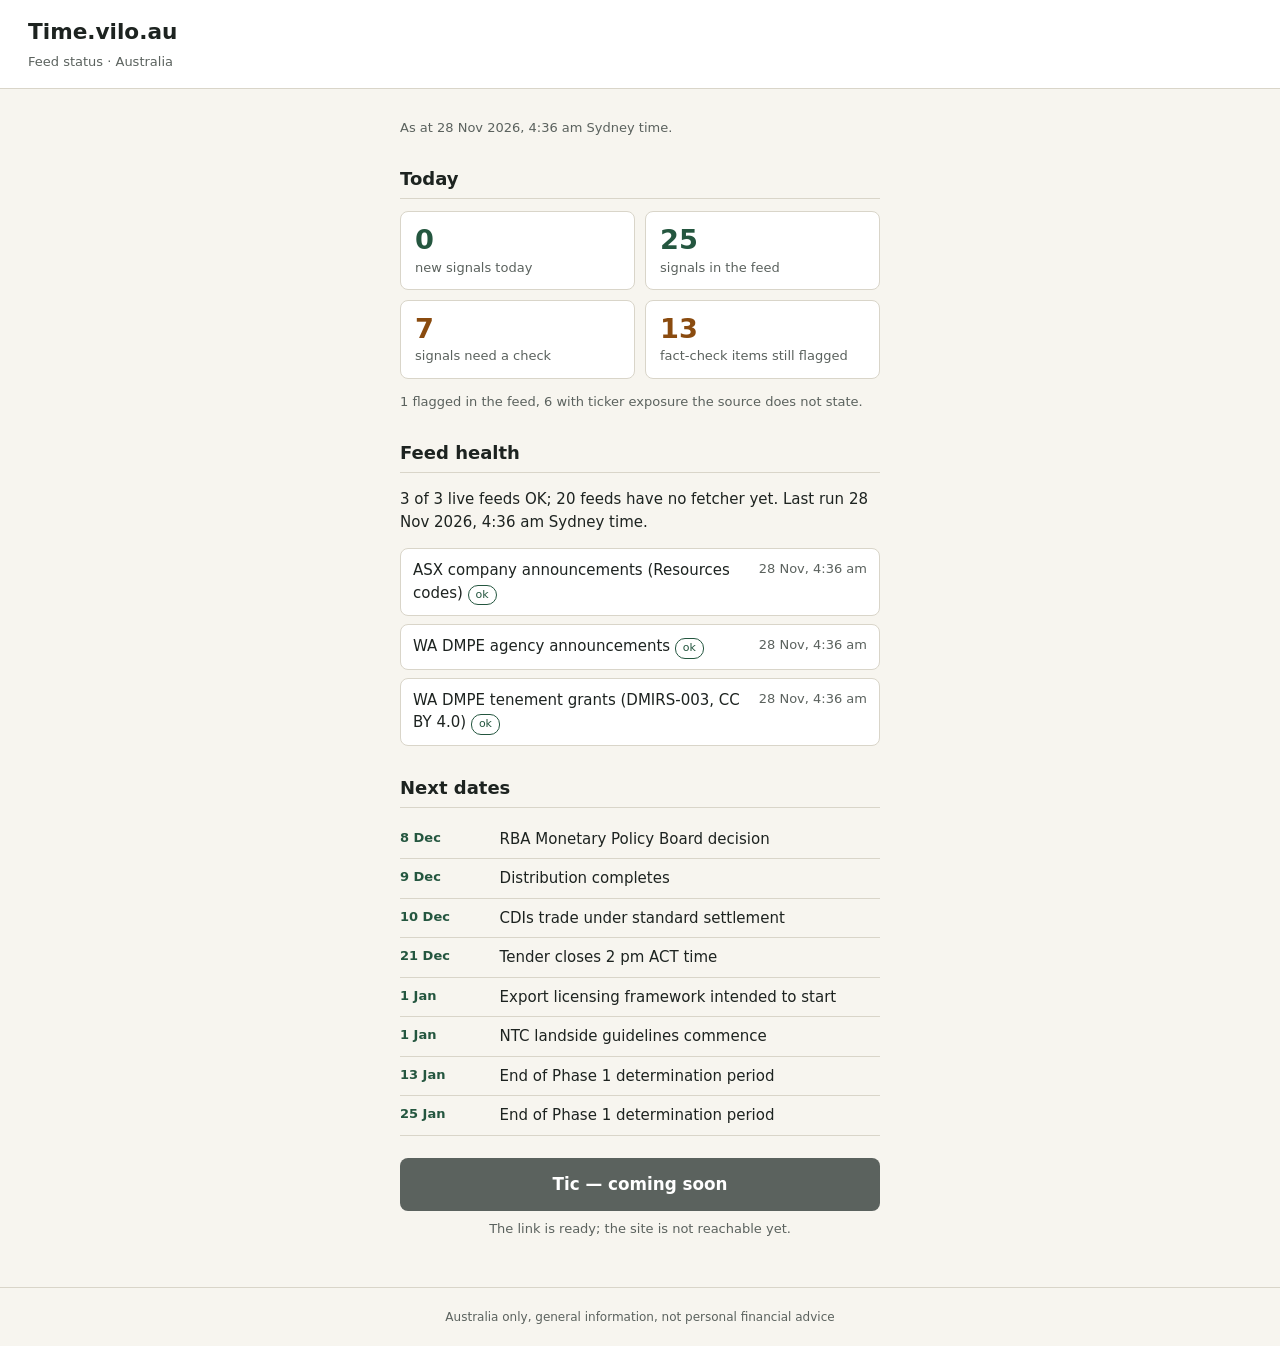
<file: index.html>
<!DOCTYPE html>
<html lang="en-AU">
<head>
<meta charset="utf-8">
<meta name="viewport" content="width=device-width,initial-scale=1">
<title>Time.vilo.au — Feed status</title>
<meta name="description" content="Status of Australian government and regulatory data feeds used by Tic.">
<link rel="stylesheet" href="css/main.css">
<link rel="stylesheet" href="css/status.css">
</head>
<body class="status-page">
<header>
  <h1>Time.vilo.au</h1>
  <p class="sub">Feed status · Australia</p>
</header>
<main>
  <section id="status" aria-live="polite">
    <p class="meta">Loading status…</p>
  </section>
  <section id="tic" class="tic-block">
    <p class="meta">Checking Tic…</p>
  </section>
</main>
<footer>
  Australia only, general information, not personal financial advice
</footer>
<script src="js/status.js"></script>
</body>
</html>
</file>
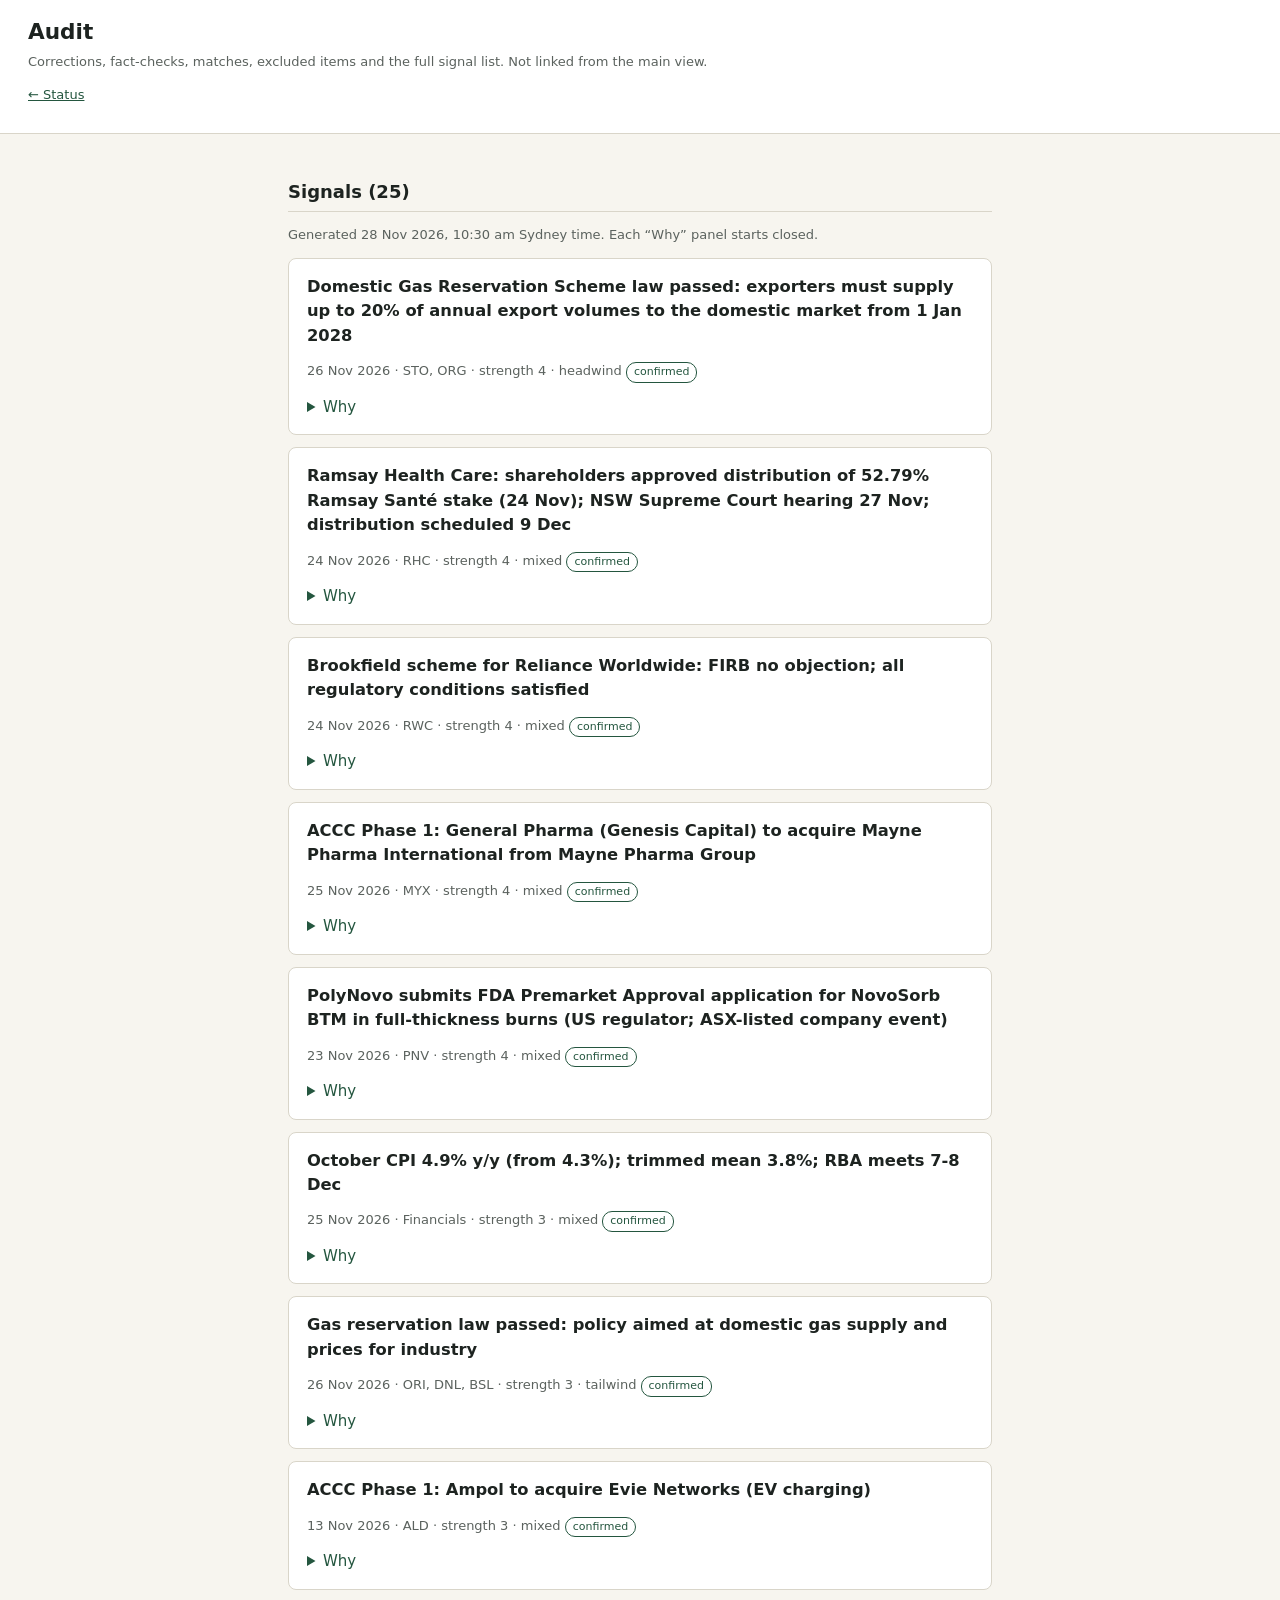
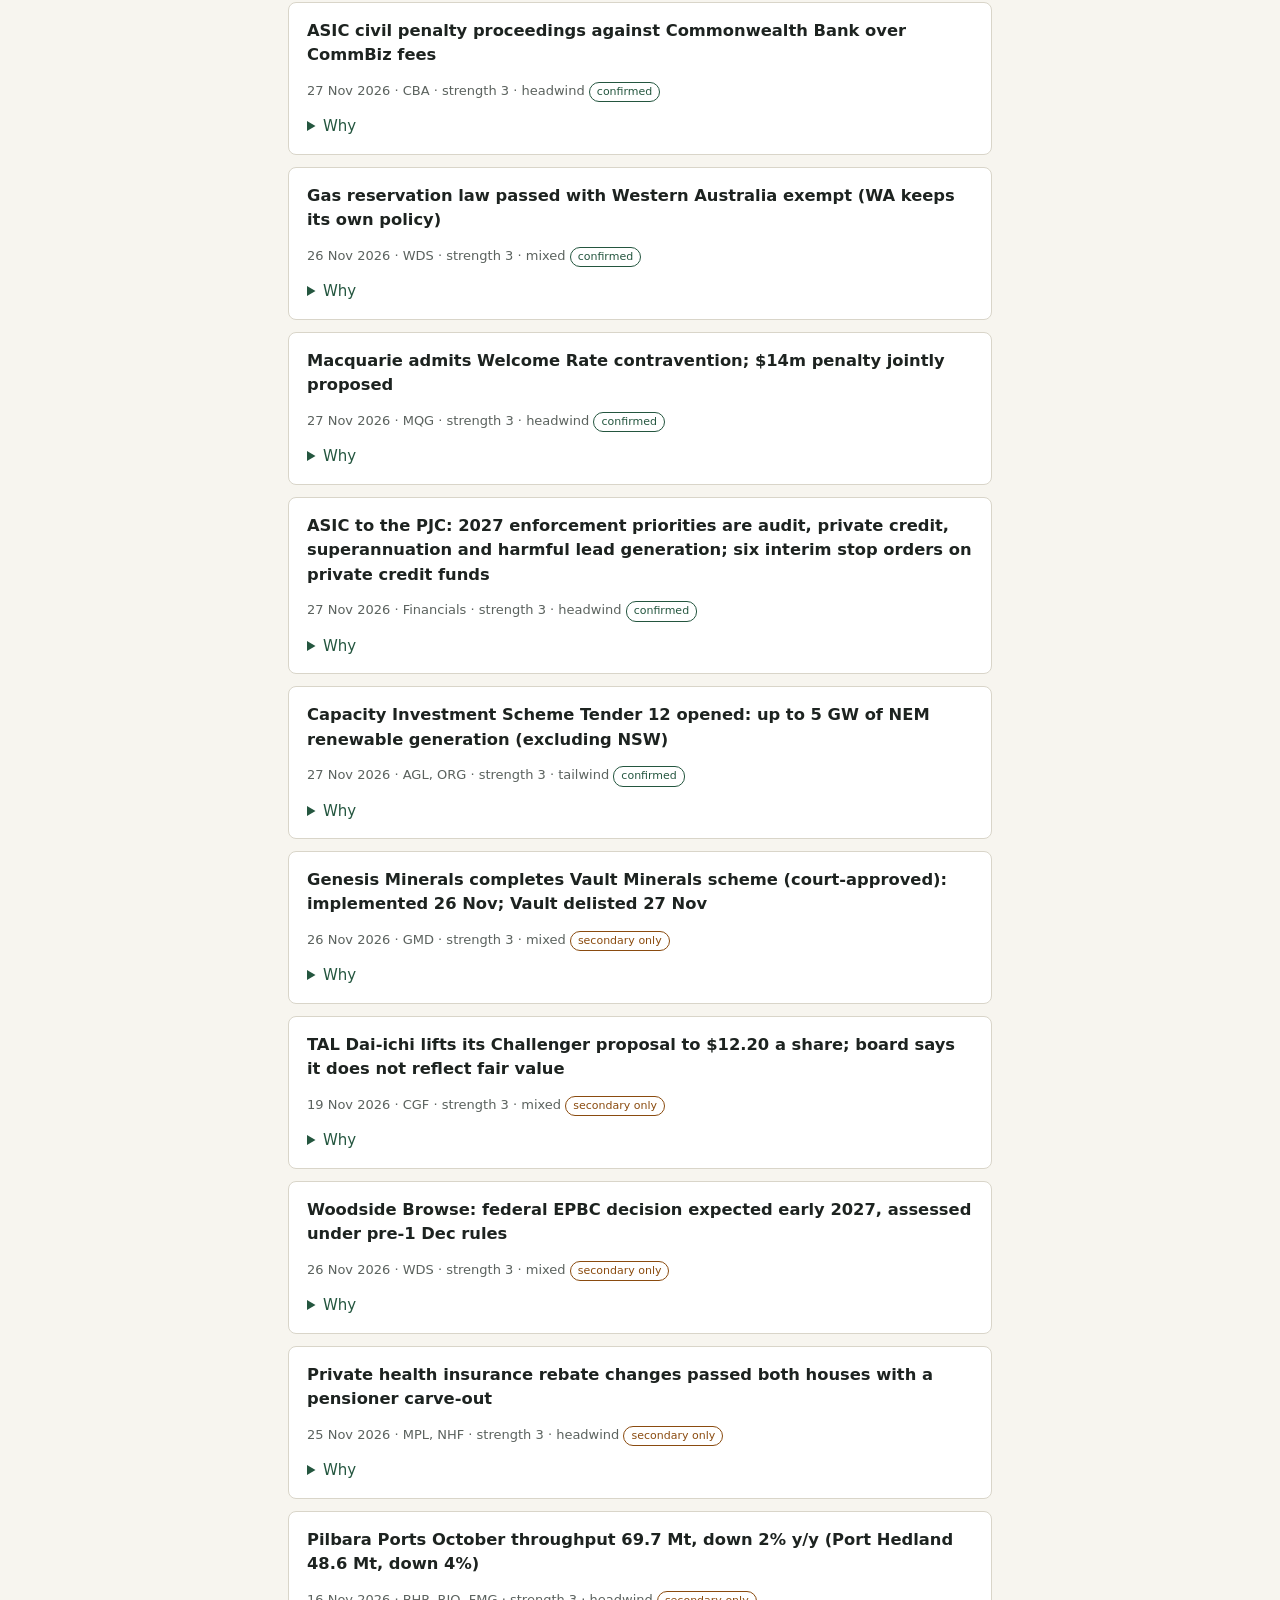
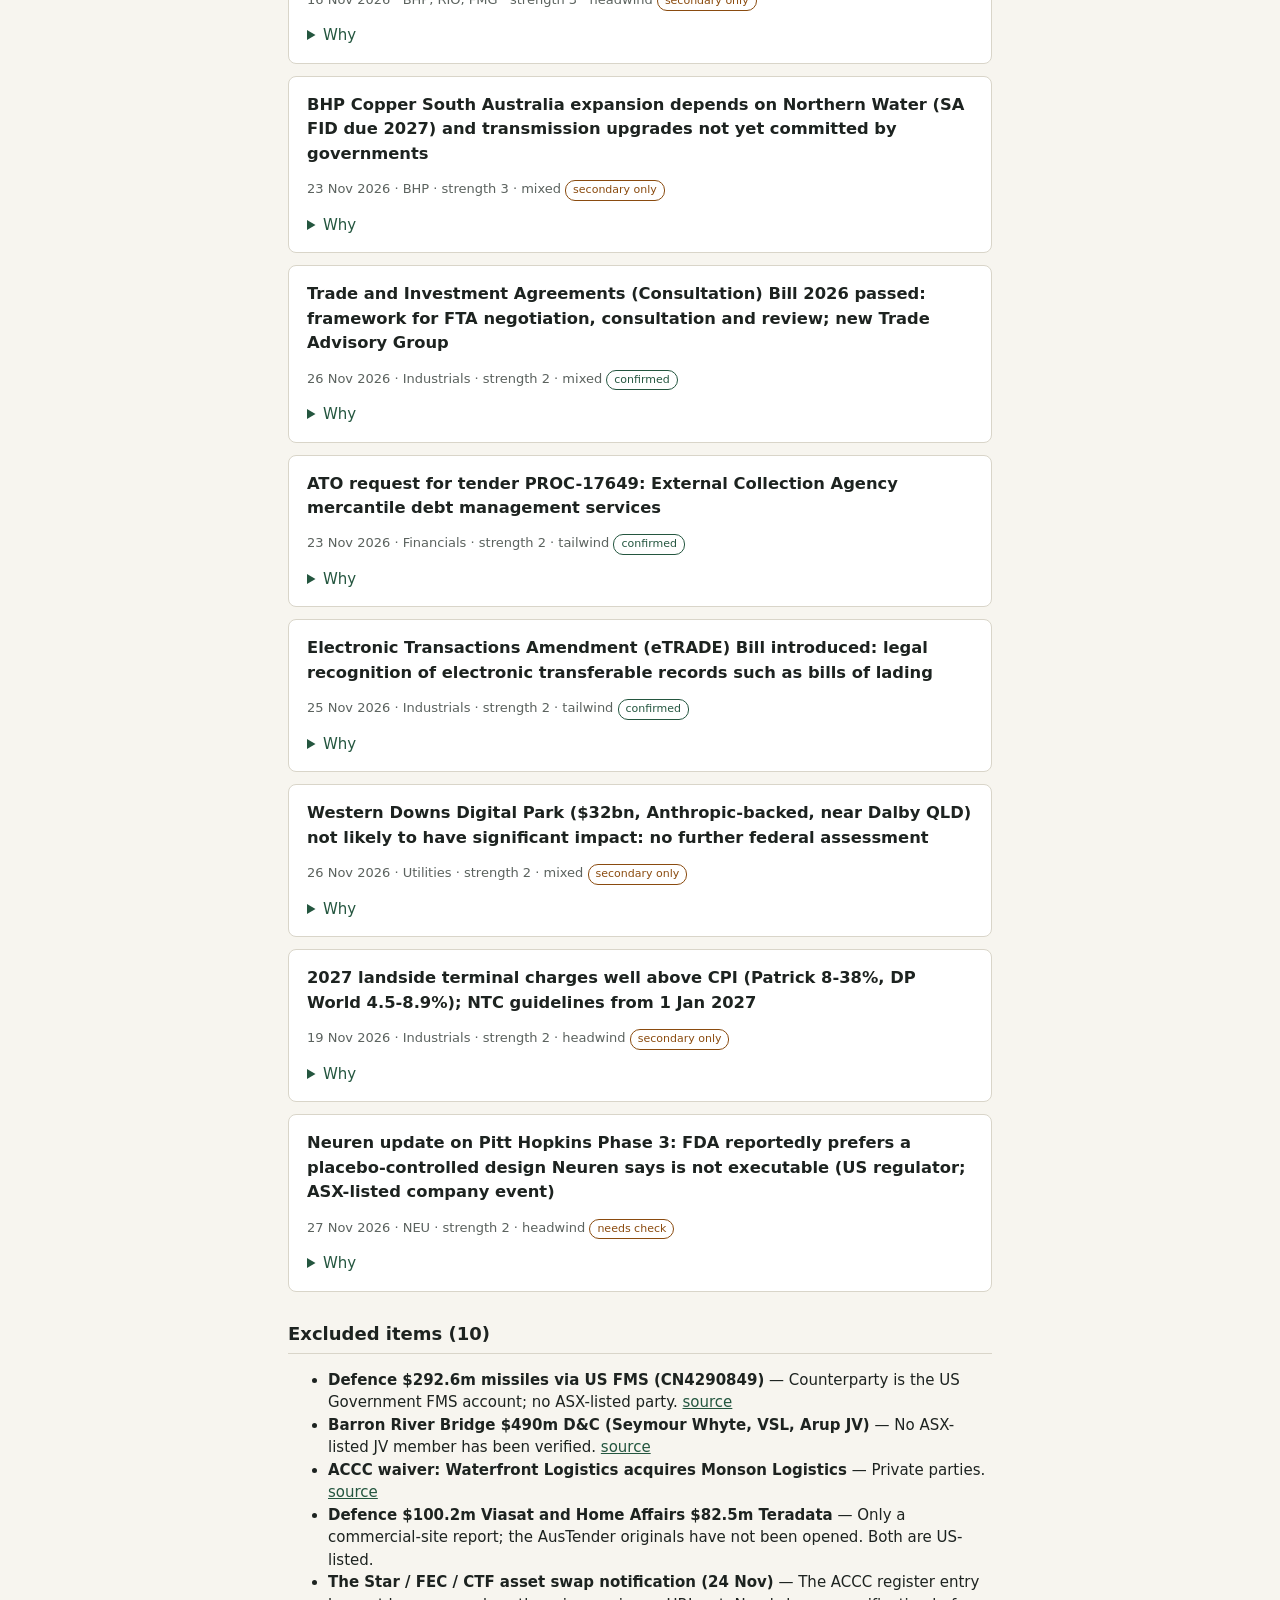
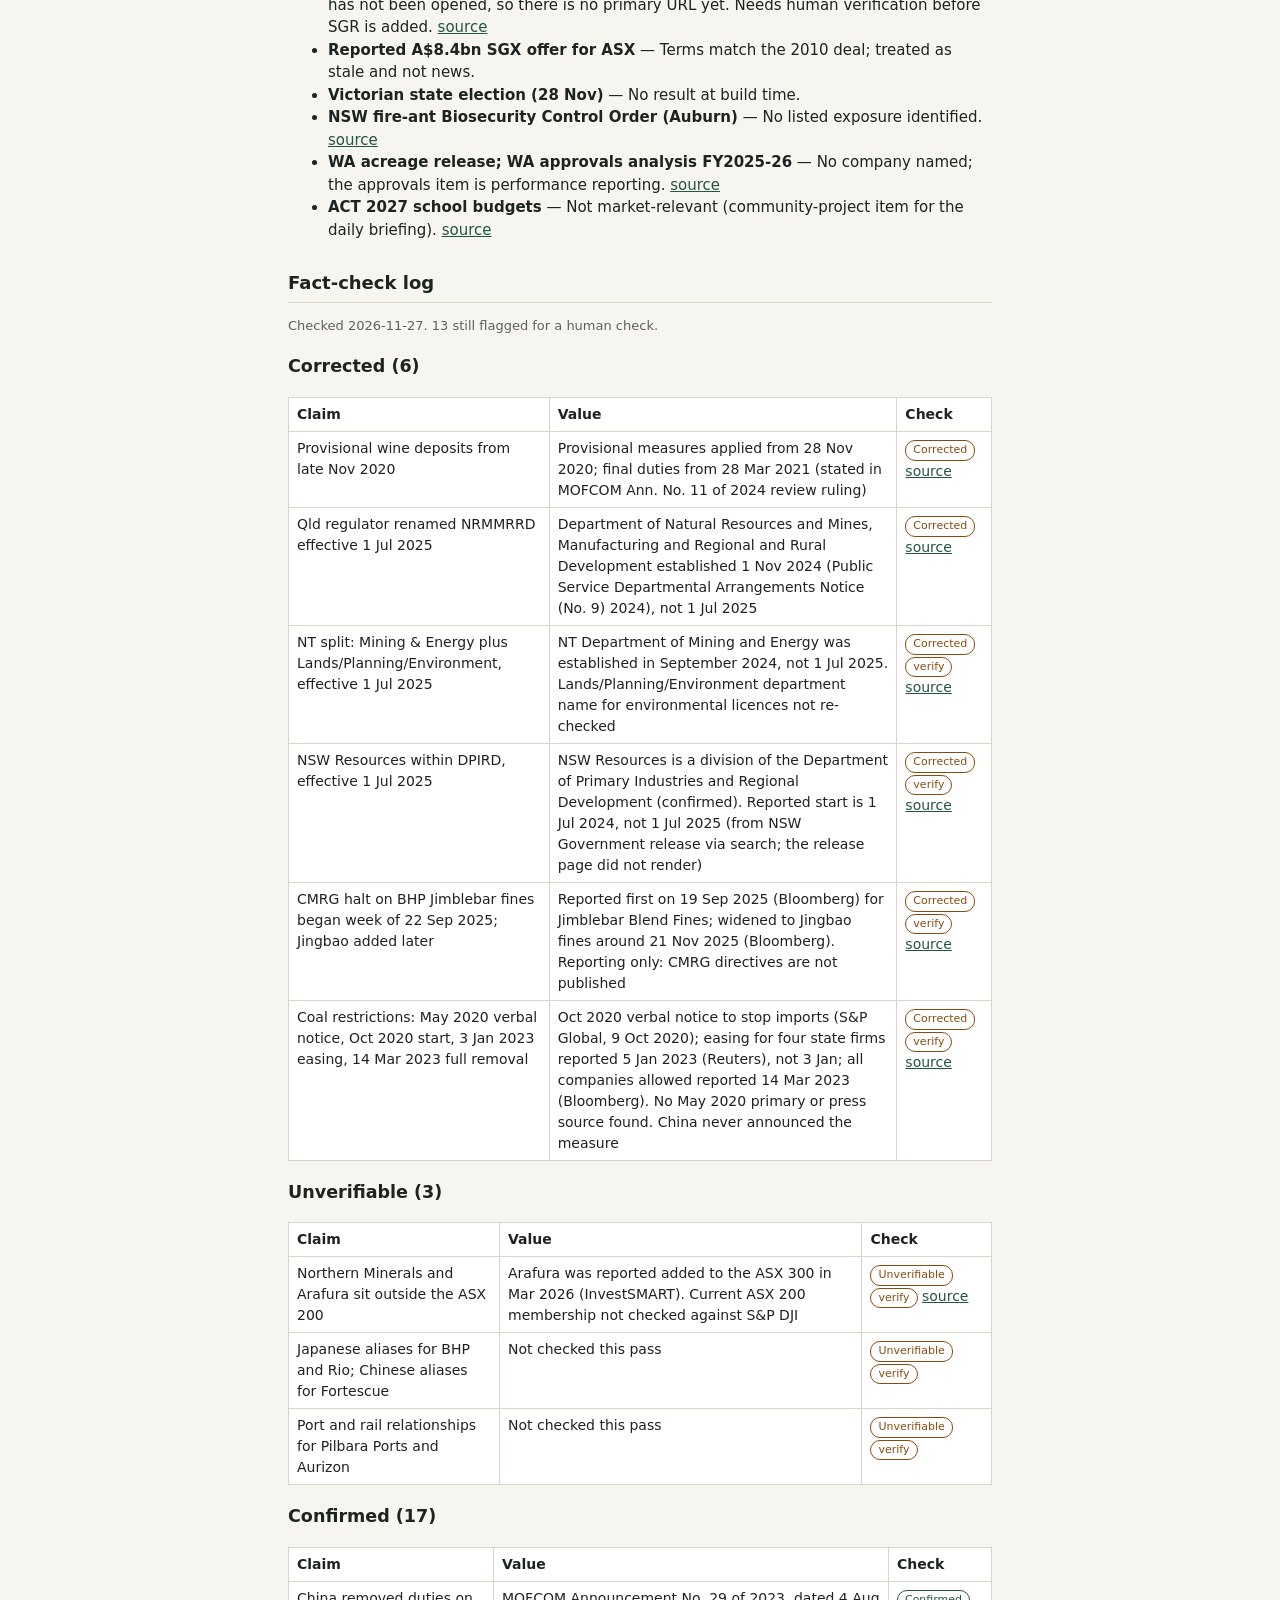
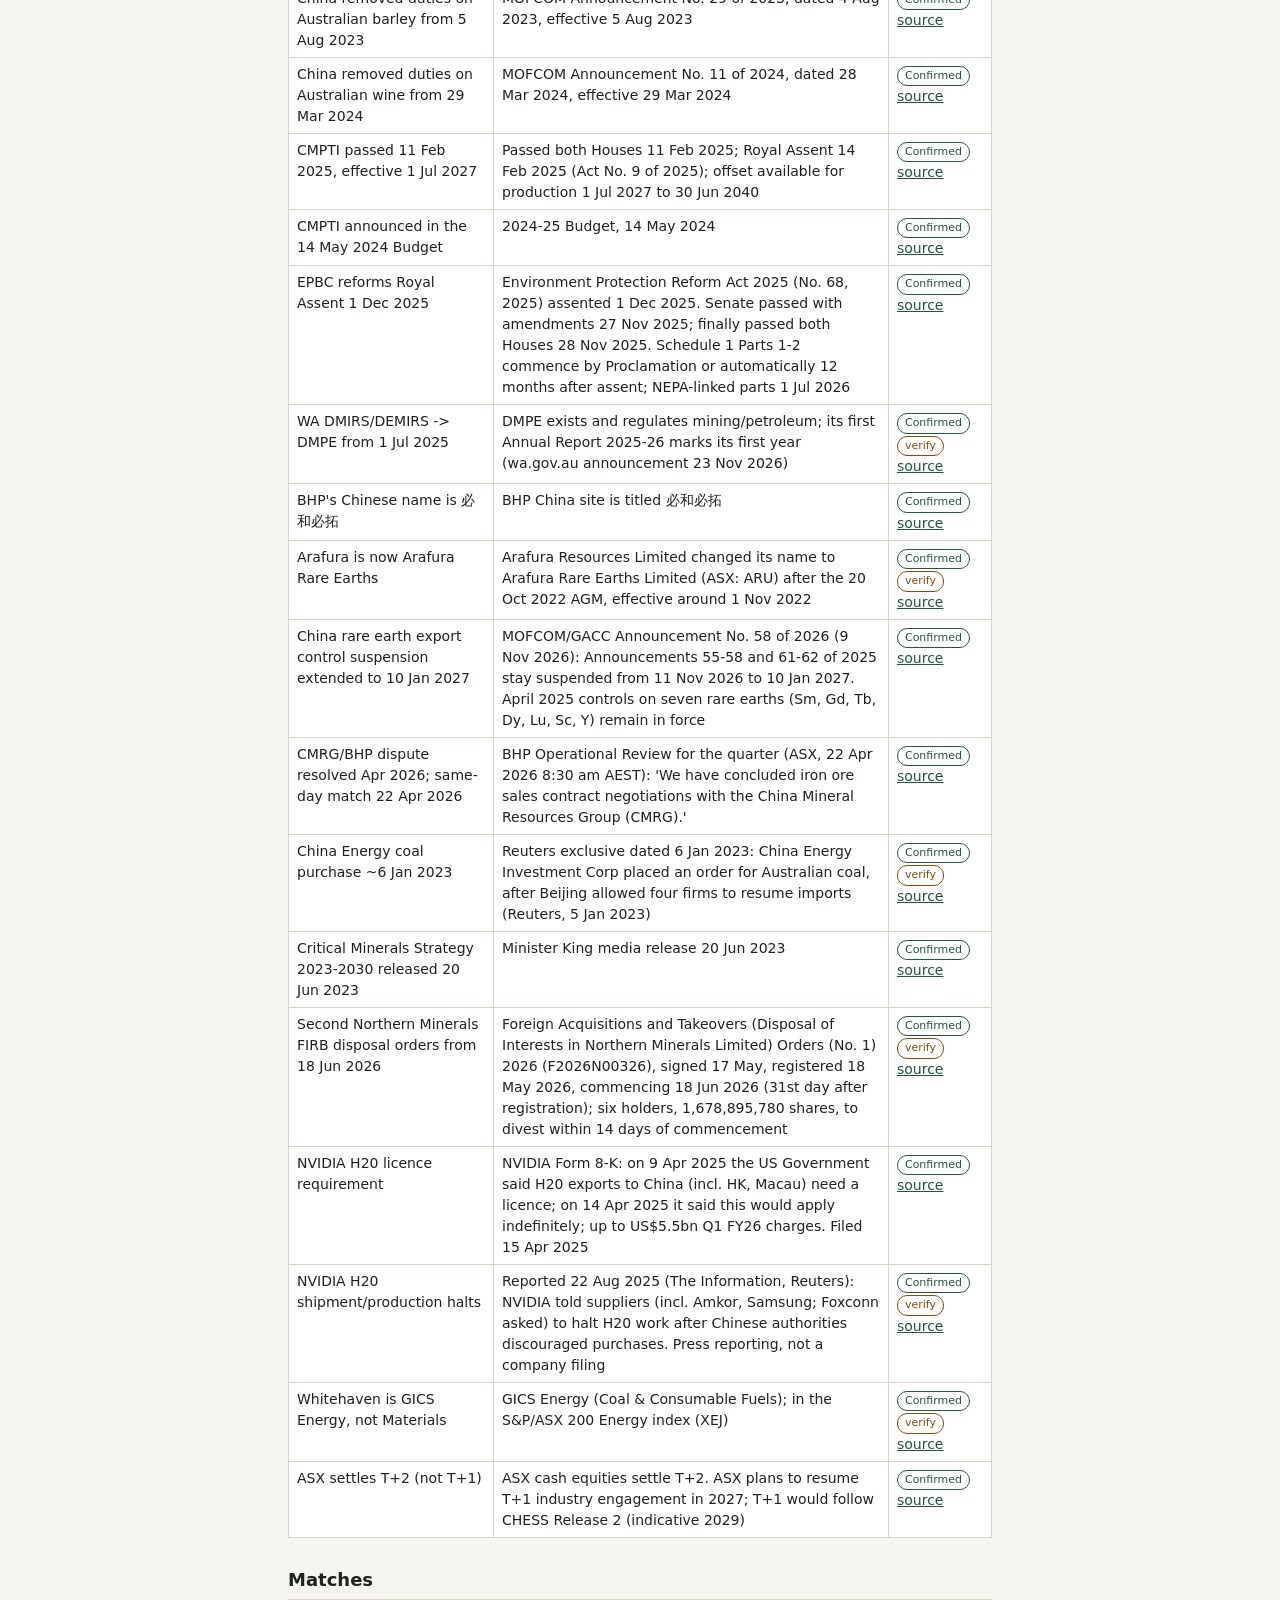
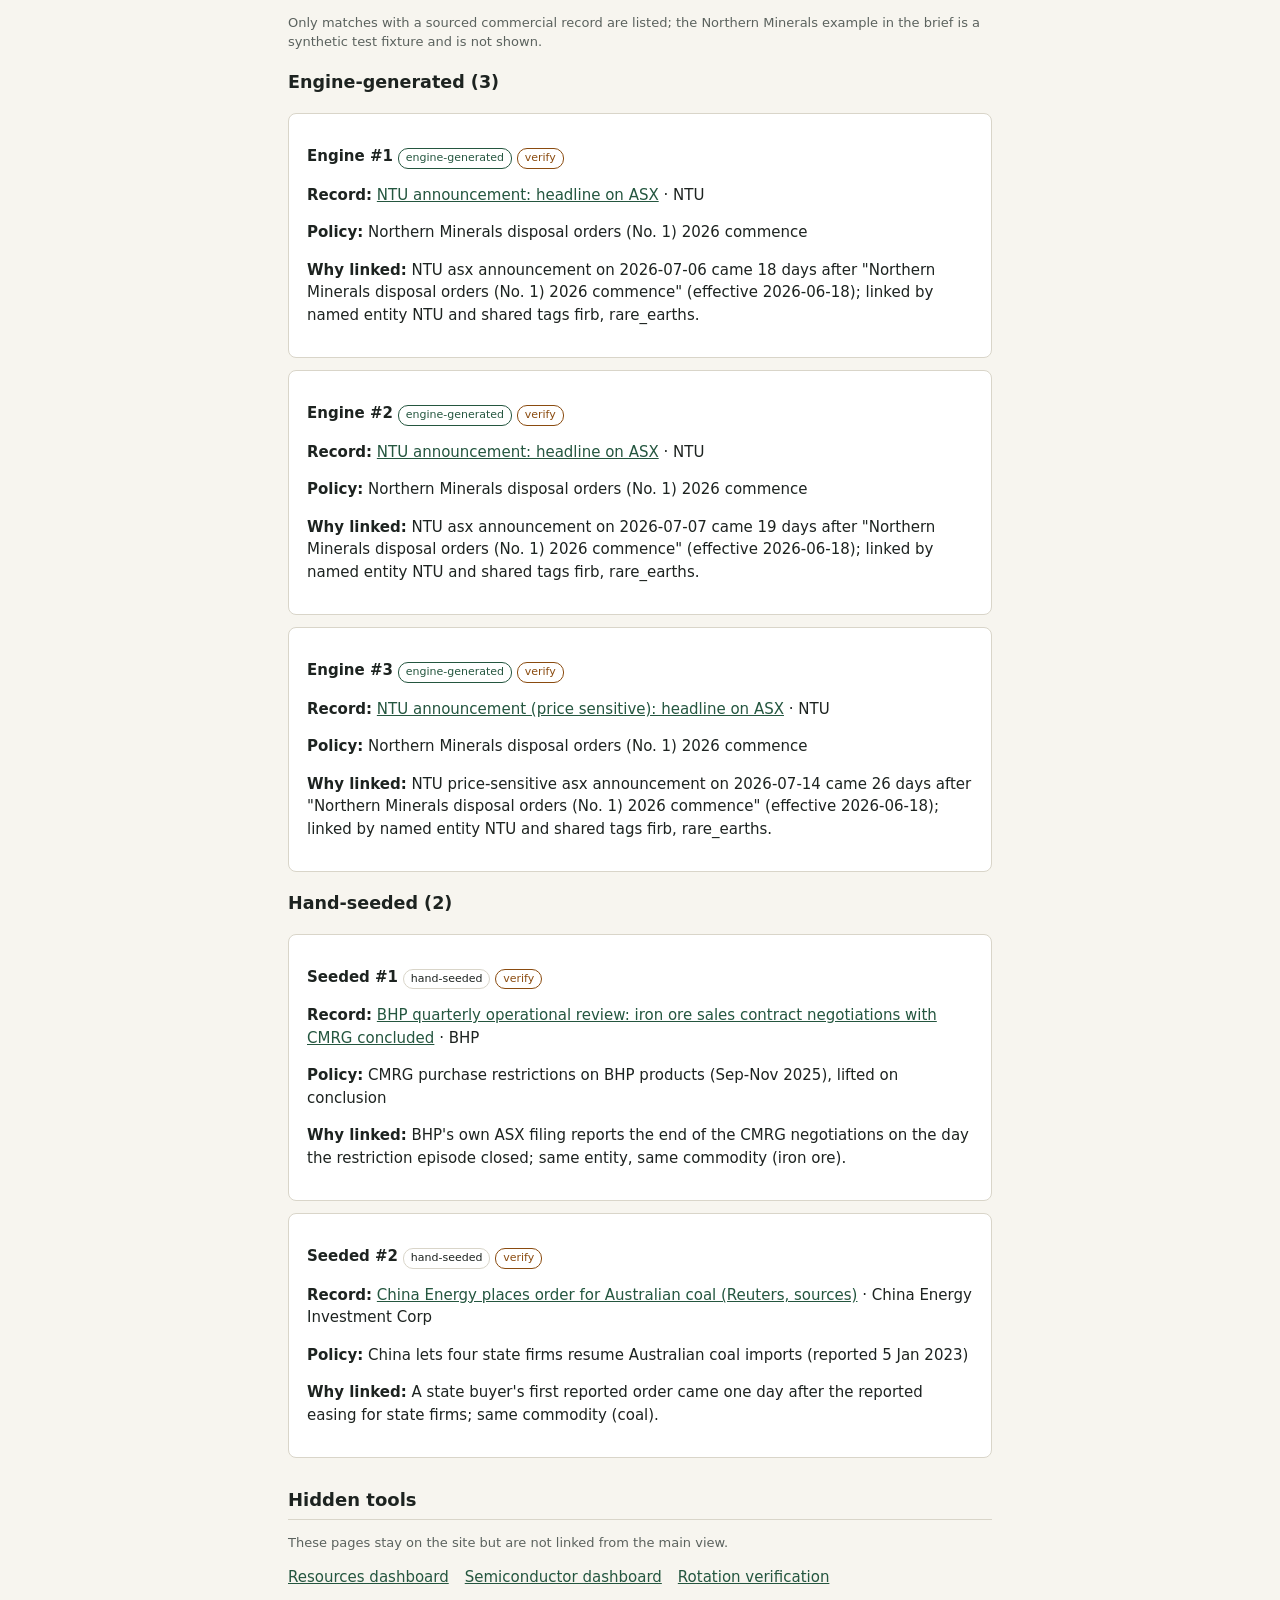
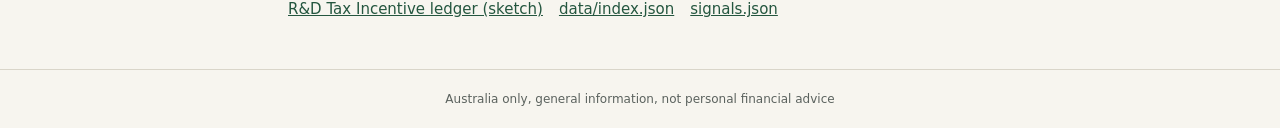
<file: audit/index.html>
<!DOCTYPE html>
<html lang="en-AU">
<head>
<meta charset="utf-8">
<meta name="viewport" content="width=device-width,initial-scale=1">
<meta name="robots" content="noindex, nofollow">
<title>Audit — Time.vilo.au</title>
<link rel="stylesheet" href="../css/main.css">
<link rel="stylesheet" href="../css/dash.css">
<link rel="stylesheet" href="../css/status.css">
</head>
<body class="audit-page">
<header>
  <h1>Audit</h1>
  <p class="sub">Corrections, fact-checks, matches, excluded items and the full signal list. Not linked from the main view.</p>
  <p class="meta"><a href="../index.html">← Status</a></p>
</header>
<main>
  <section id="signals"><h2>Signals</h2><p class="meta">Loading…</p></section>
  <section id="excluded"><h2>Excluded items</h2></section>
  <section id="verification"><h2>Fact-check log</h2></section>
  <section id="matches"><h2>Matches</h2></section>
  <section id="tools">
    <h2>Hidden tools</h2>
    <p class="meta">These pages stay on the site but are not linked from the main view.</p>
    <p class="audit-tools">
      <a href="../resources/aus-dashboard.html">Resources dashboard</a>
      <a href="../chips/chip-dashboard.html">Semiconductor dashboard</a>
      <a href="../rotation/index.html">Rotation verification</a>
      <a href="../rdti/index.html">R&amp;D Tax Incentive ledger (sketch)</a>
      <a href="../data/index.json">data/index.json</a>
      <a href="../data/signals/signals.json">signals.json</a>
    </p>
  </section>
</main>
<footer>
  Australia only, general information, not personal financial advice
</footer>
<script src="audit.js"></script>
</body>
</html>
</file>
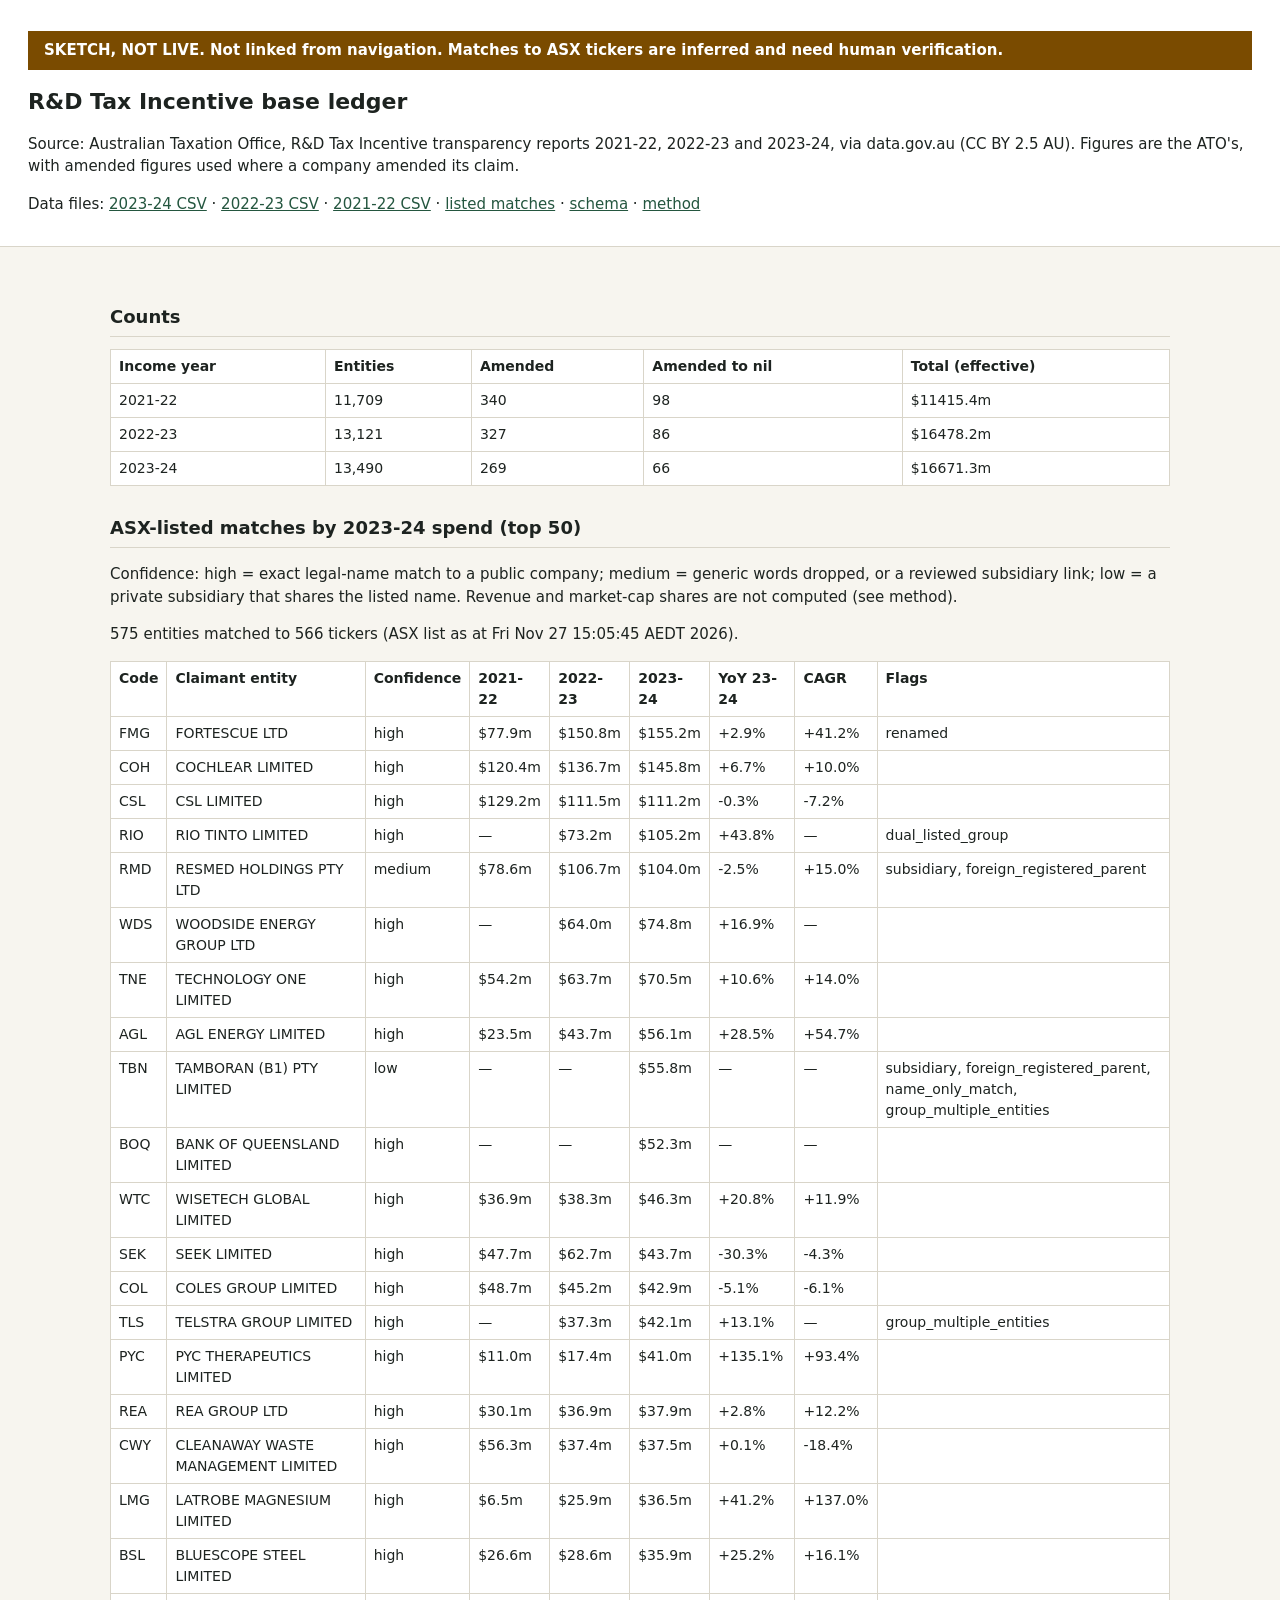
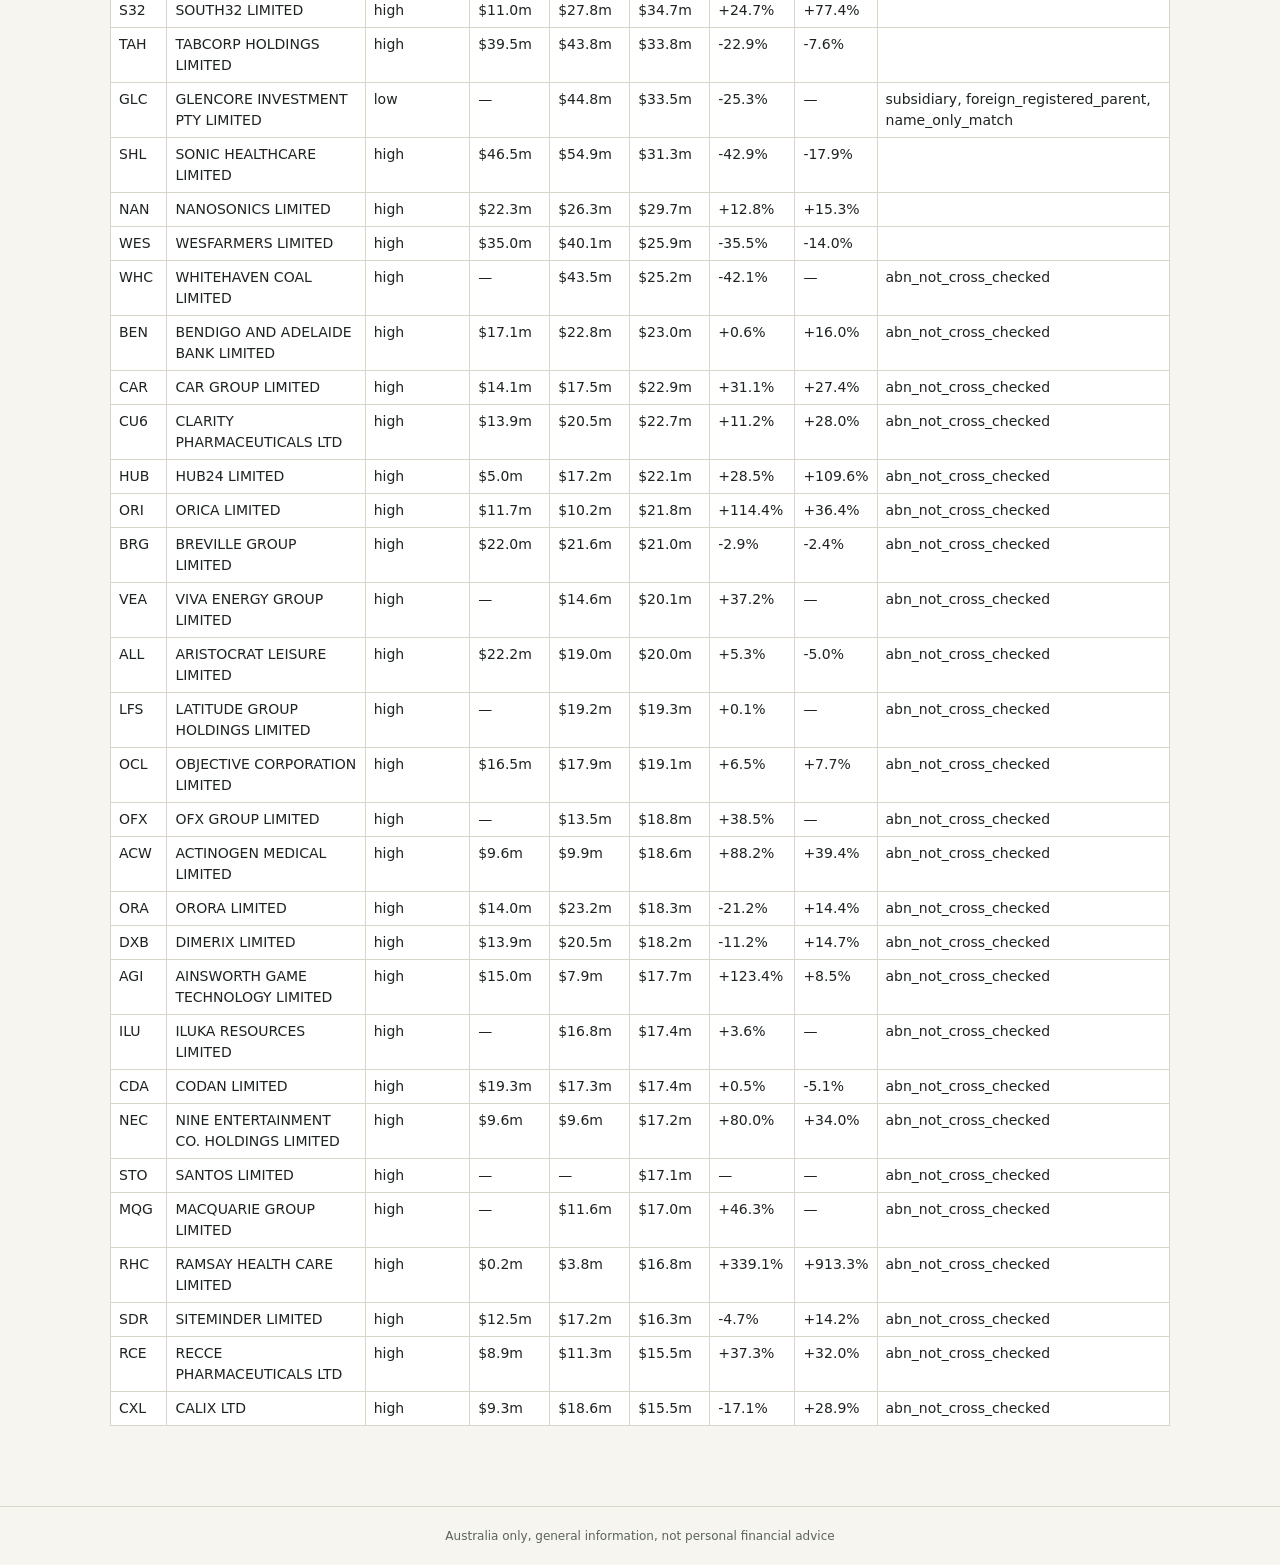
<file: rdti/index.html>
<!doctype html>
<html lang="en-AU">
<head>
<meta charset="utf-8">
<meta name="viewport" content="width=device-width, initial-scale=1">
<meta name="robots" content="noindex">
<title>R&amp;D Tax Incentive ledger — sketch, not live</title>
<link rel="stylesheet" href="../css/main.css">
<link rel="stylesheet" href="../css/dash.css">
</head>
<body>
<header>
  <p style="background:#7a4b00;color:#fff;padding:.5rem 1rem;font-weight:600">SKETCH, NOT LIVE. Not linked from navigation. Matches to ASX tickers are inferred and need human verification.</p>
  <h1>R&amp;D Tax Incentive base ledger</h1>
  <p>Source: Australian Taxation Office, R&amp;D Tax Incentive transparency reports 2021-22, 2022-23 and 2023-24, via data.gov.au (CC BY 2.5 AU). Figures are the ATO's, with amended figures used where a company amended its claim.</p>
  <p>Data files: <a href="../data/rdti/ledger-2023-24.csv">2023-24 CSV</a> · <a href="../data/rdti/ledger-2022-23.csv">2022-23 CSV</a> · <a href="../data/rdti/ledger-2021-22.csv">2021-22 CSV</a> · <a href="../data/rdti/listed-matches.json">listed matches</a> · <a href="../data/rdti/schema.json">schema</a> · <a href="../data/rdti/README.md">method</a></p>
</header>
<main>
  <section><h2>Counts</h2><div id="counts">Loading…</div></section>
  <section><h2>ASX-listed matches by 2023-24 spend (top 50)</h2>
  <p>Confidence: high = exact legal-name match to a public company; medium = generic words dropped, or a reviewed subsidiary link; low = a private subsidiary that shares the listed name. Revenue and market-cap shares are not computed (see method).</p>
  <div id="matches">Loading…</div></section>
</main>
<footer>
  Australia only, general information, not personal financial advice
</footer>
<script src="rdti.js"></script>
</body>
</html>
</file>
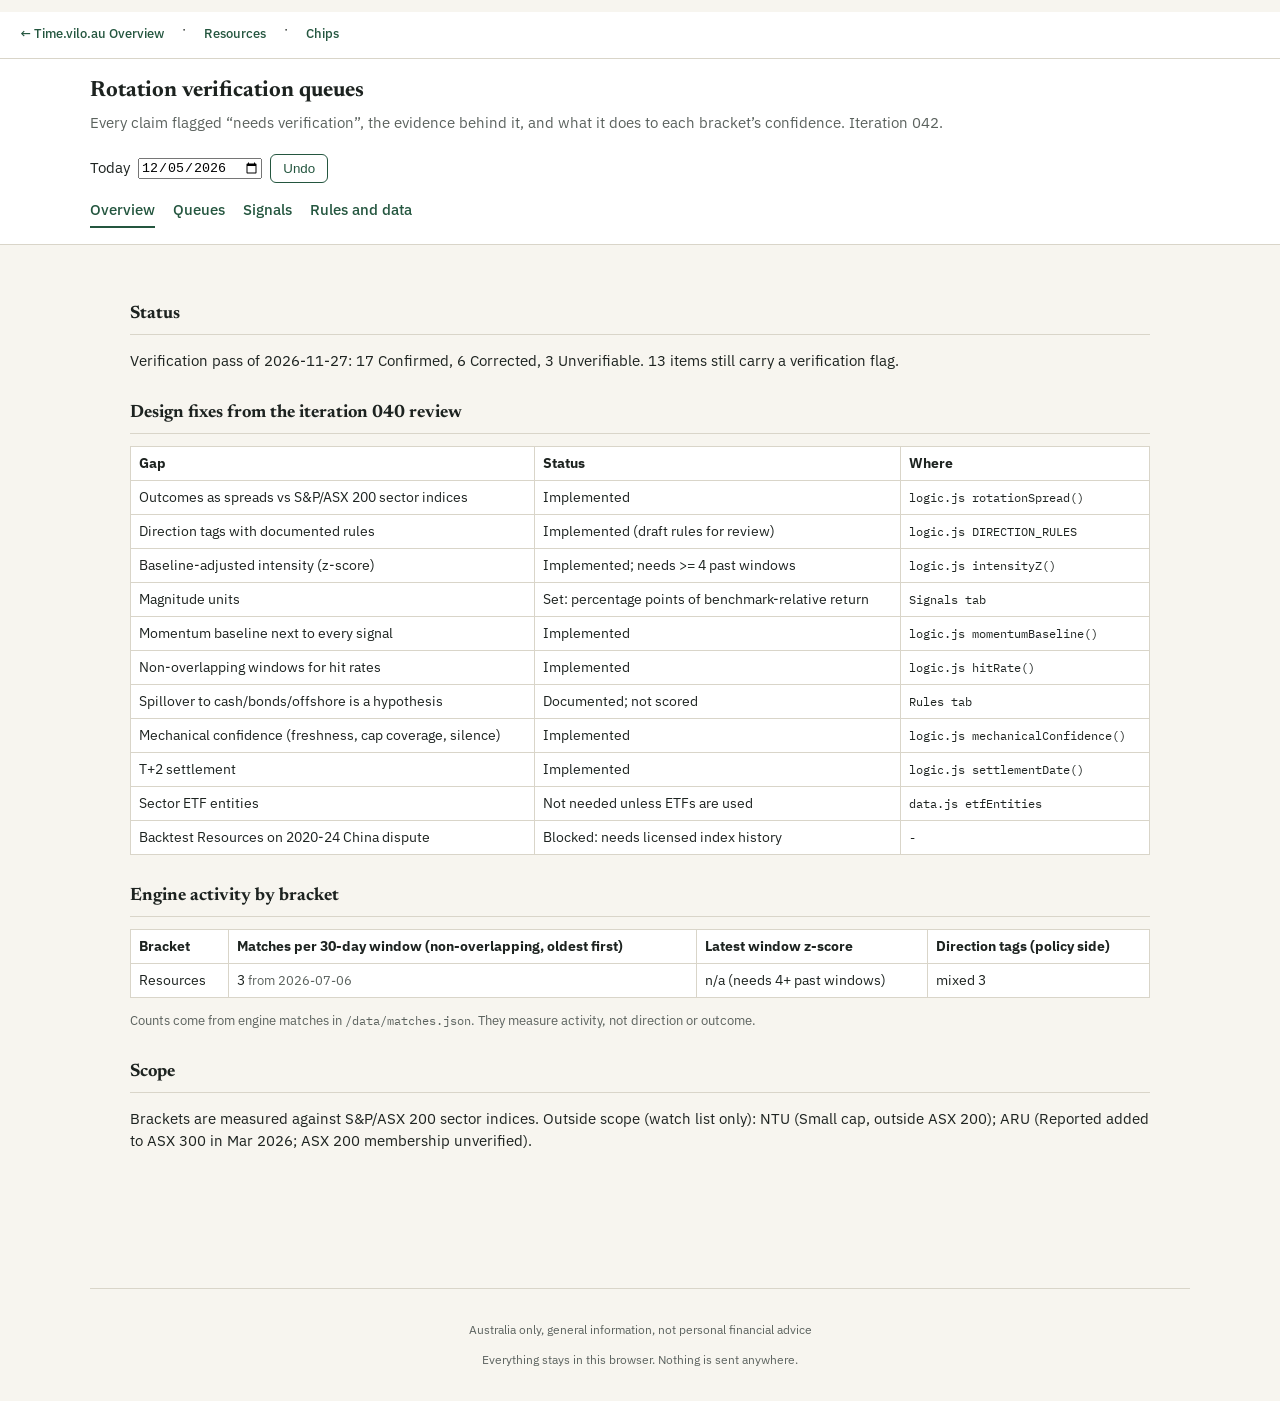
<file: rotation/index.html>
<!DOCTYPE html>
<html lang="en-AU">
<head>
<meta charset="utf-8">
<meta name="viewport" content="width=device-width, initial-scale=1">
<meta name="robots" content="noindex, nofollow">
<title>Rotation verification queues</title>
<link rel="preconnect" href="https://fonts.googleapis.com">
<link rel="preconnect" href="https://fonts.gstatic.com" crossorigin>
<link rel="stylesheet" href="https://fonts.googleapis.com/css2?family=IBM+Plex+Mono&family=IBM+Plex+Sans:wght@400;500;600&family=Newsreader:opsz,wght@6..72,500;6..72,600&display=swap">
<link rel="stylesheet" href="styles.css">
<meta name="description" content="Rotation verification queues for time.vilo.au. General information only, not personal financial advice.">
</head>
<body><nav style="background:#fff;border-bottom:1px solid #d9d5c9;padding:8px 20px;font-size:13px"><a href="../index.html">← Time.vilo.au Overview</a> · <a href="../resources/aus-dashboard.html">Resources</a> · <a href="../chips/chip-dashboard.html">Chips</a></nav>
<header class="top band">
  <div class="head">
    <div>
      <h1>Rotation verification queues</h1>
      <p class="lede">Every claim flagged “needs verification”, the evidence behind it, and what it does to each bracket’s confidence. Iteration 042.</p>
    </div>
    <div class="tools">
      <label for="today">Today</label>
      <input id="today" type="date">
      <button id="undo" type="button" class="btn ghost">Undo</button>
    </div>
  </div>
  <nav class="tabs" aria-label="Views">
    <a href="#overview">Overview</a>
    <a href="#queues">Queues</a>
    <a href="#signals">Signals</a>
    <a href="#rules">Rules and data</a>
  </nav>
</header>
<main id="main" tabindex="-1"></main>
<p id="live" class="sr" aria-live="polite"></p>
<footer class="band foot">
  <p>Australia only, general information, not personal financial advice</p>
  <p>Everything stays in this browser. Nothing is sent anywhere.</p>
</footer>
<script src="data.js"></script>
<script src="logic.js"></script>
<script src="app.js"></script>
</body>
</html>
</file>
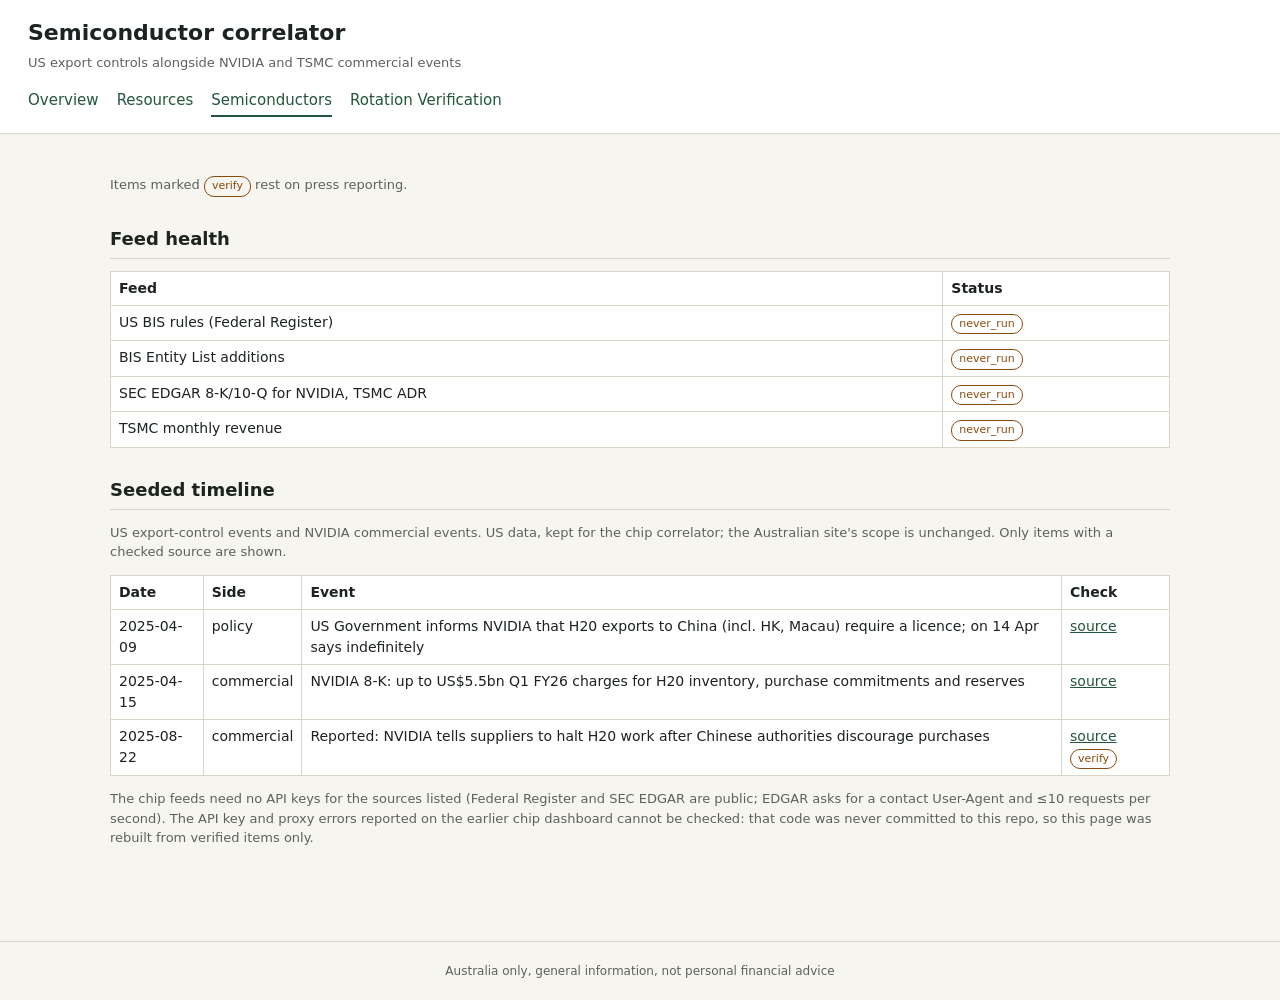
<file: chips/chip-dashboard.html>
<!DOCTYPE html>
<html lang="en-AU">
<head>
<meta charset="utf-8">
<meta name="viewport" content="width=device-width, initial-scale=1">
<meta name="robots" content="noindex, nofollow">
<title>Semiconductor correlator · Time.vilo.au</title>
<link rel="stylesheet" href="../css/main.css">
<link rel="stylesheet" href="../css/dash.css">
</head>
<body>
<header>
  <h1>Semiconductor correlator</h1>
  <p class="sub">US export controls alongside NVIDIA and TSMC commercial events</p>
  <nav><a href="../index.html">Overview</a><a href="../resources/aus-dashboard.html">Resources</a><a href="chip-dashboard.html" class="active">Semiconductors</a><a href="../rotation/index.html">Rotation Verification</a></nav>
</header>
<main>
  <p class="meta">Items marked <span class="pill warn">verify</span> rest on press reporting.</p>
  <section id="feeds"><h2>Feed health</h2></section>
  <section id="events"><h2>Seeded timeline</h2></section>
  <p class="meta">The chip feeds need no API keys for the sources listed (Federal Register and SEC EDGAR are public; EDGAR asks for a contact User-Agent and ≤10 requests per second). The API key and proxy errors reported on the earlier chip dashboard cannot be checked: that code was never committed to this repo, so this page was rebuilt from verified items only.</p>
</main>
<footer>Australia only, general information, not personal financial advice</footer>
<script src="chips.js"></script>
</body>
</html>
</file>
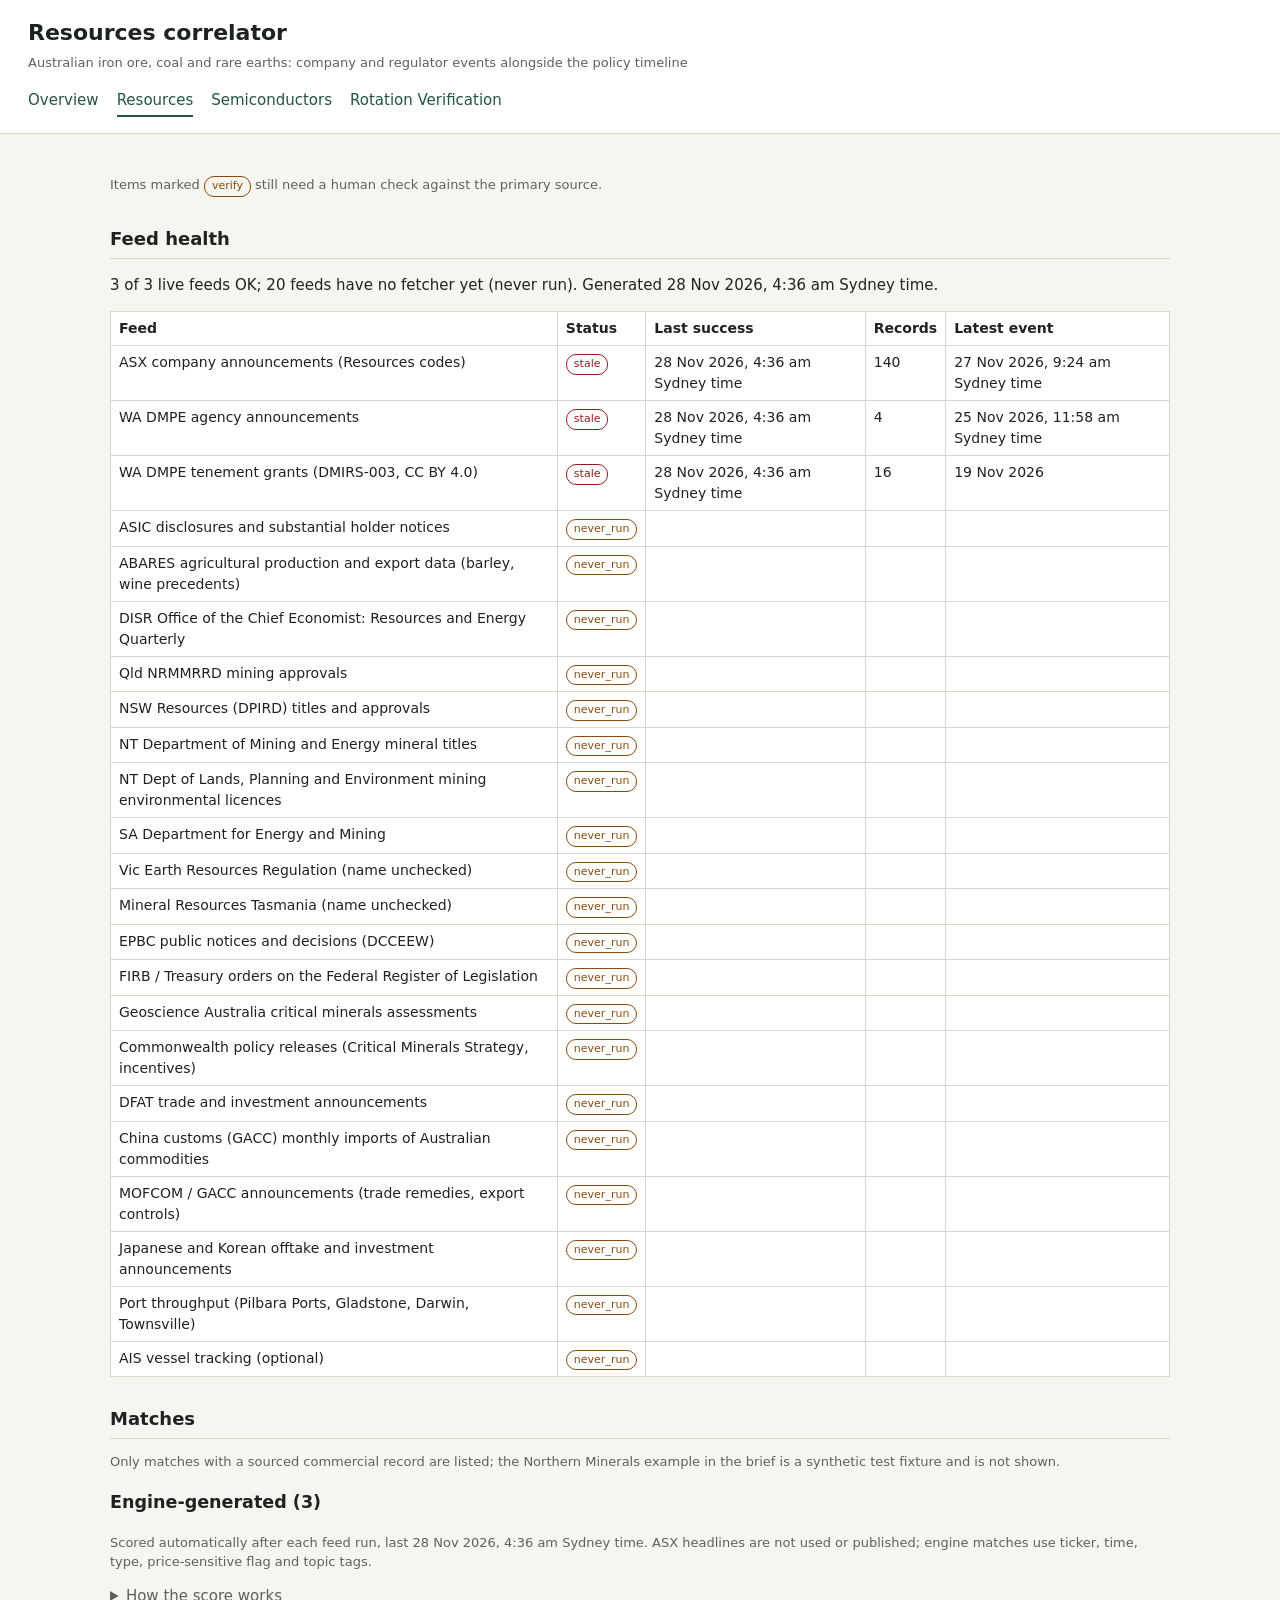
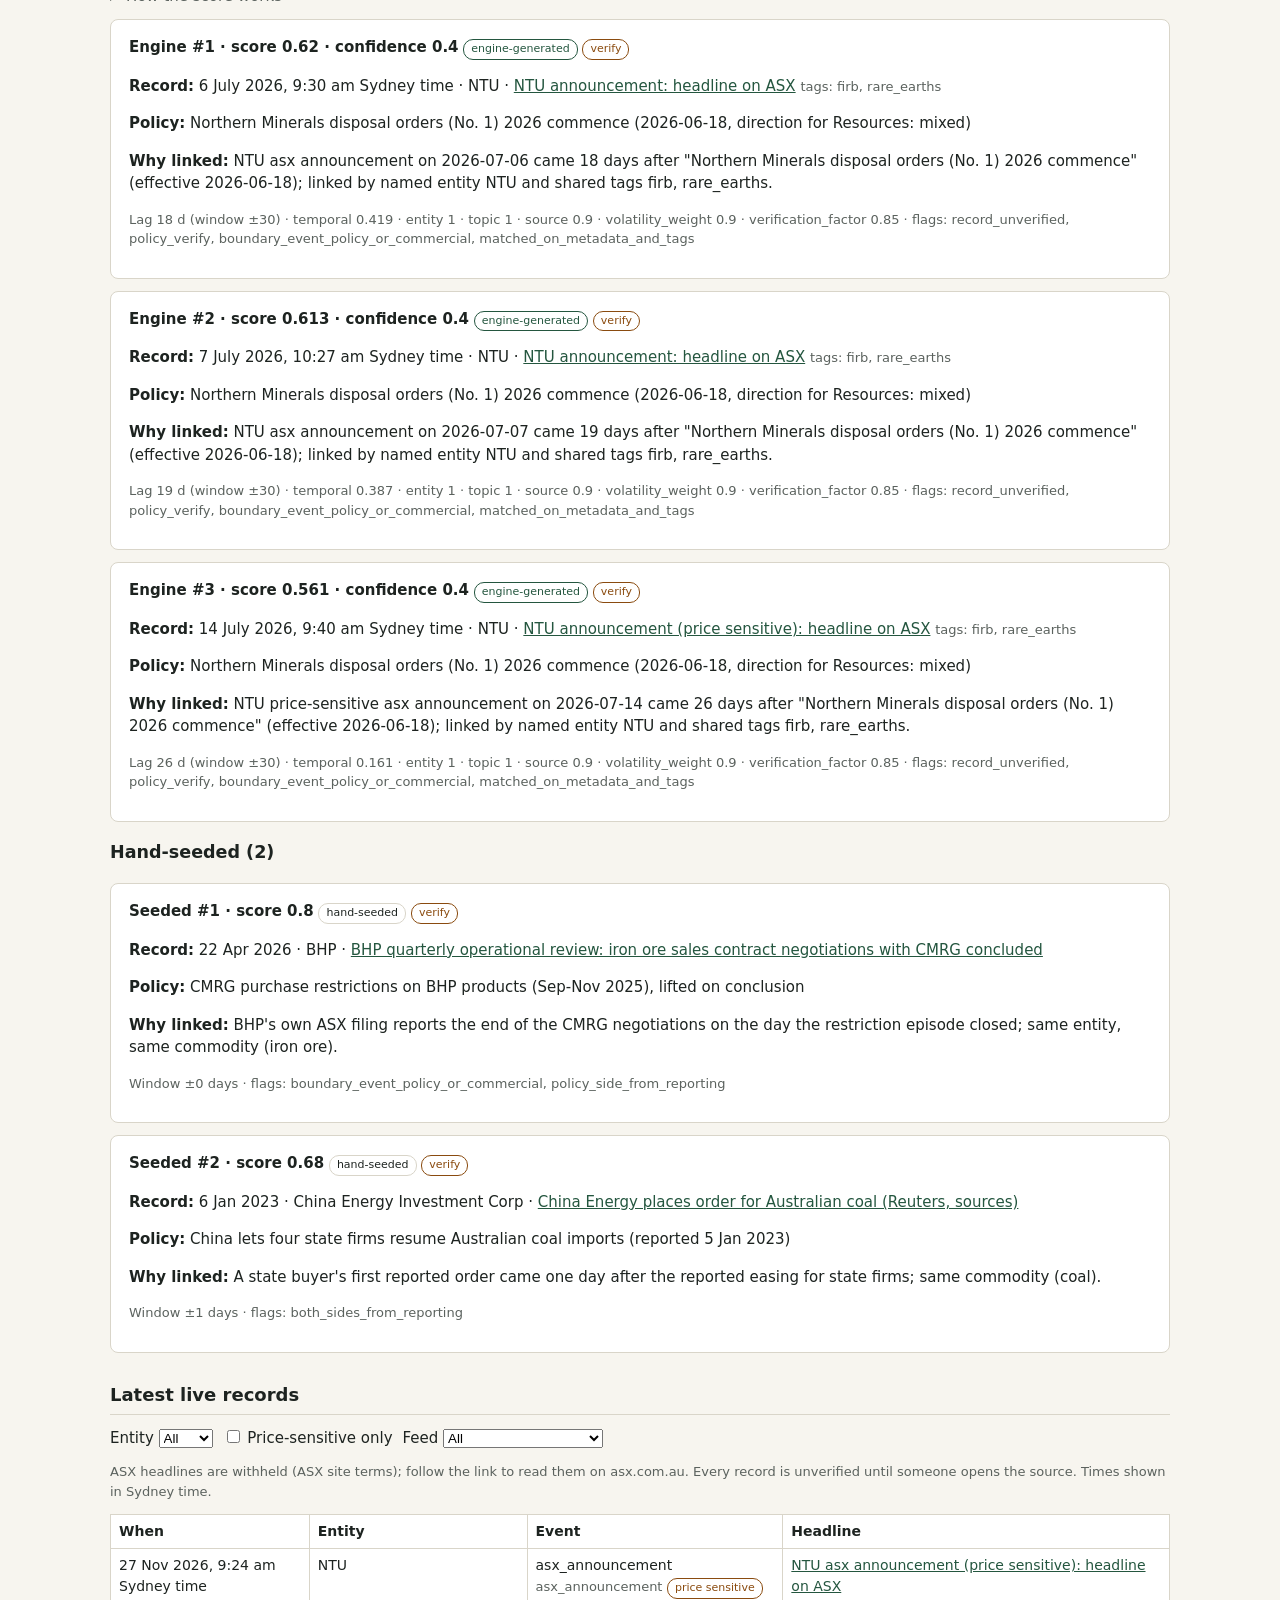
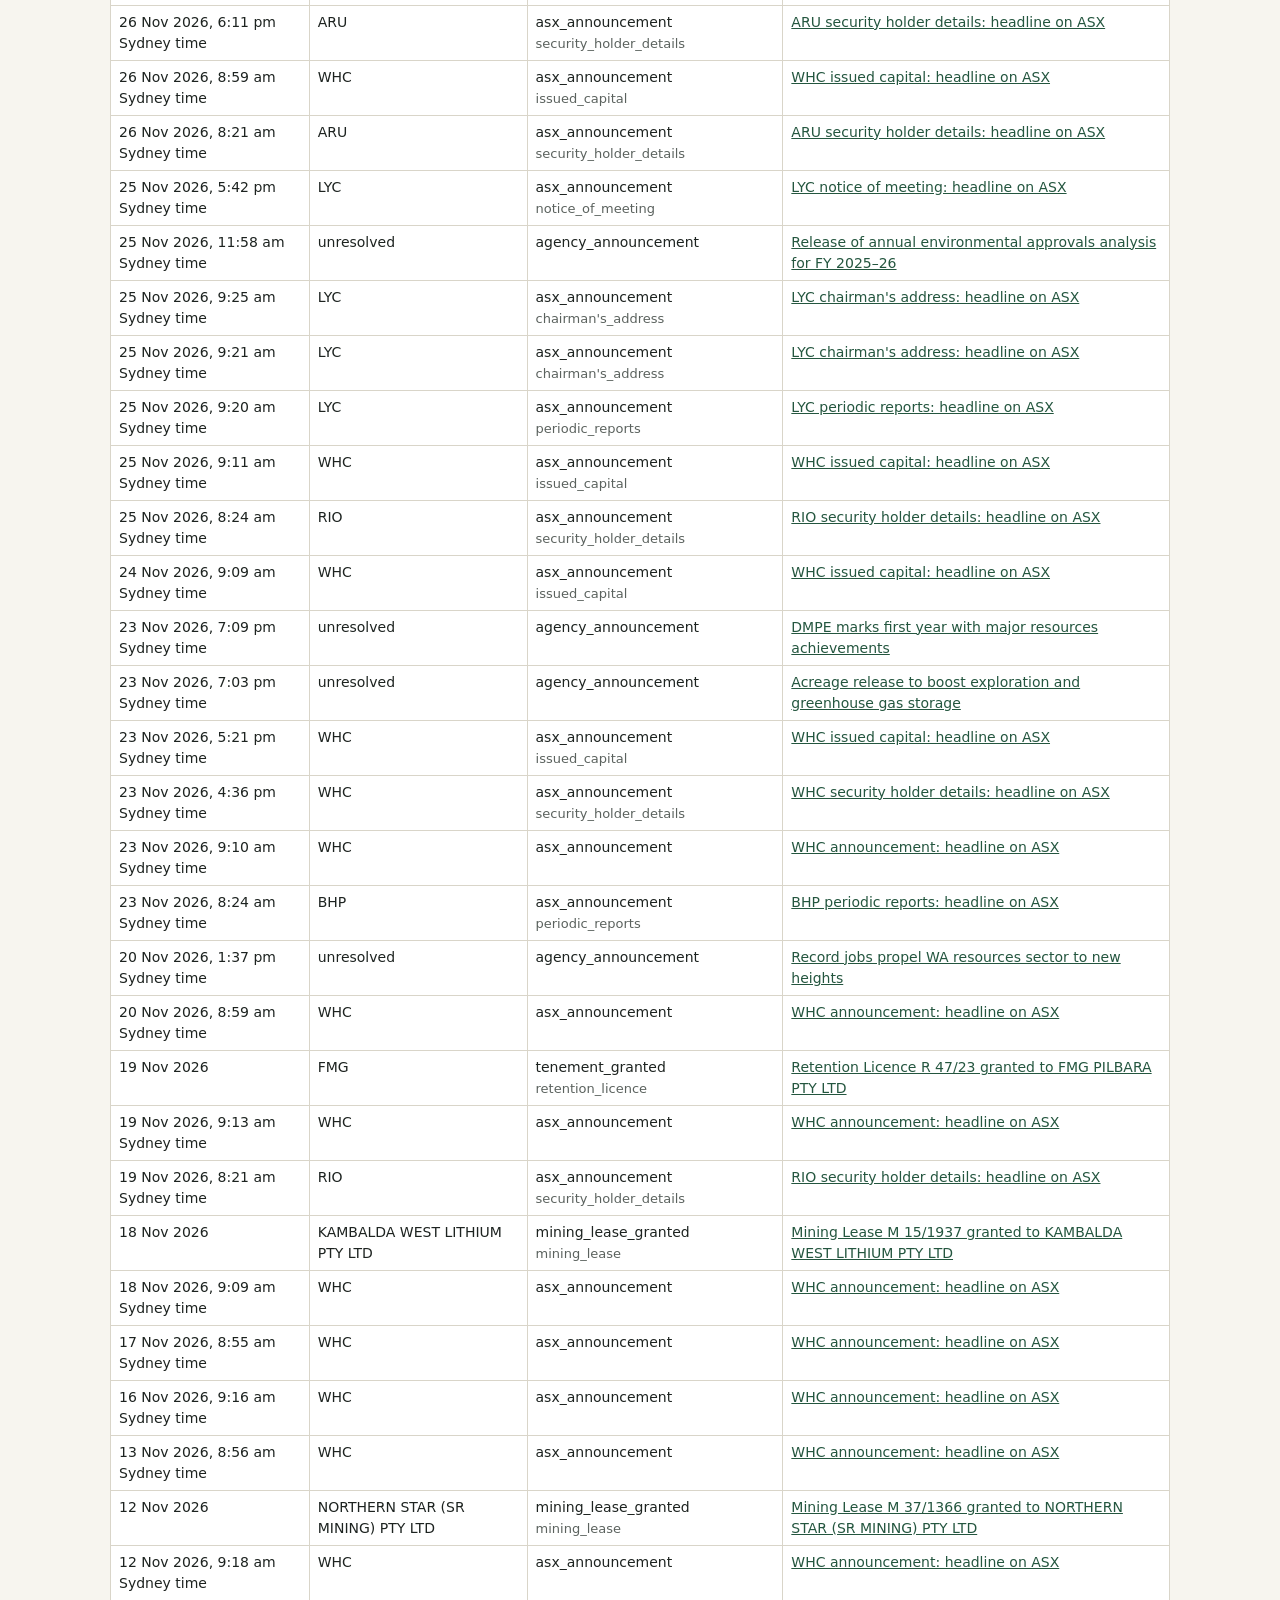
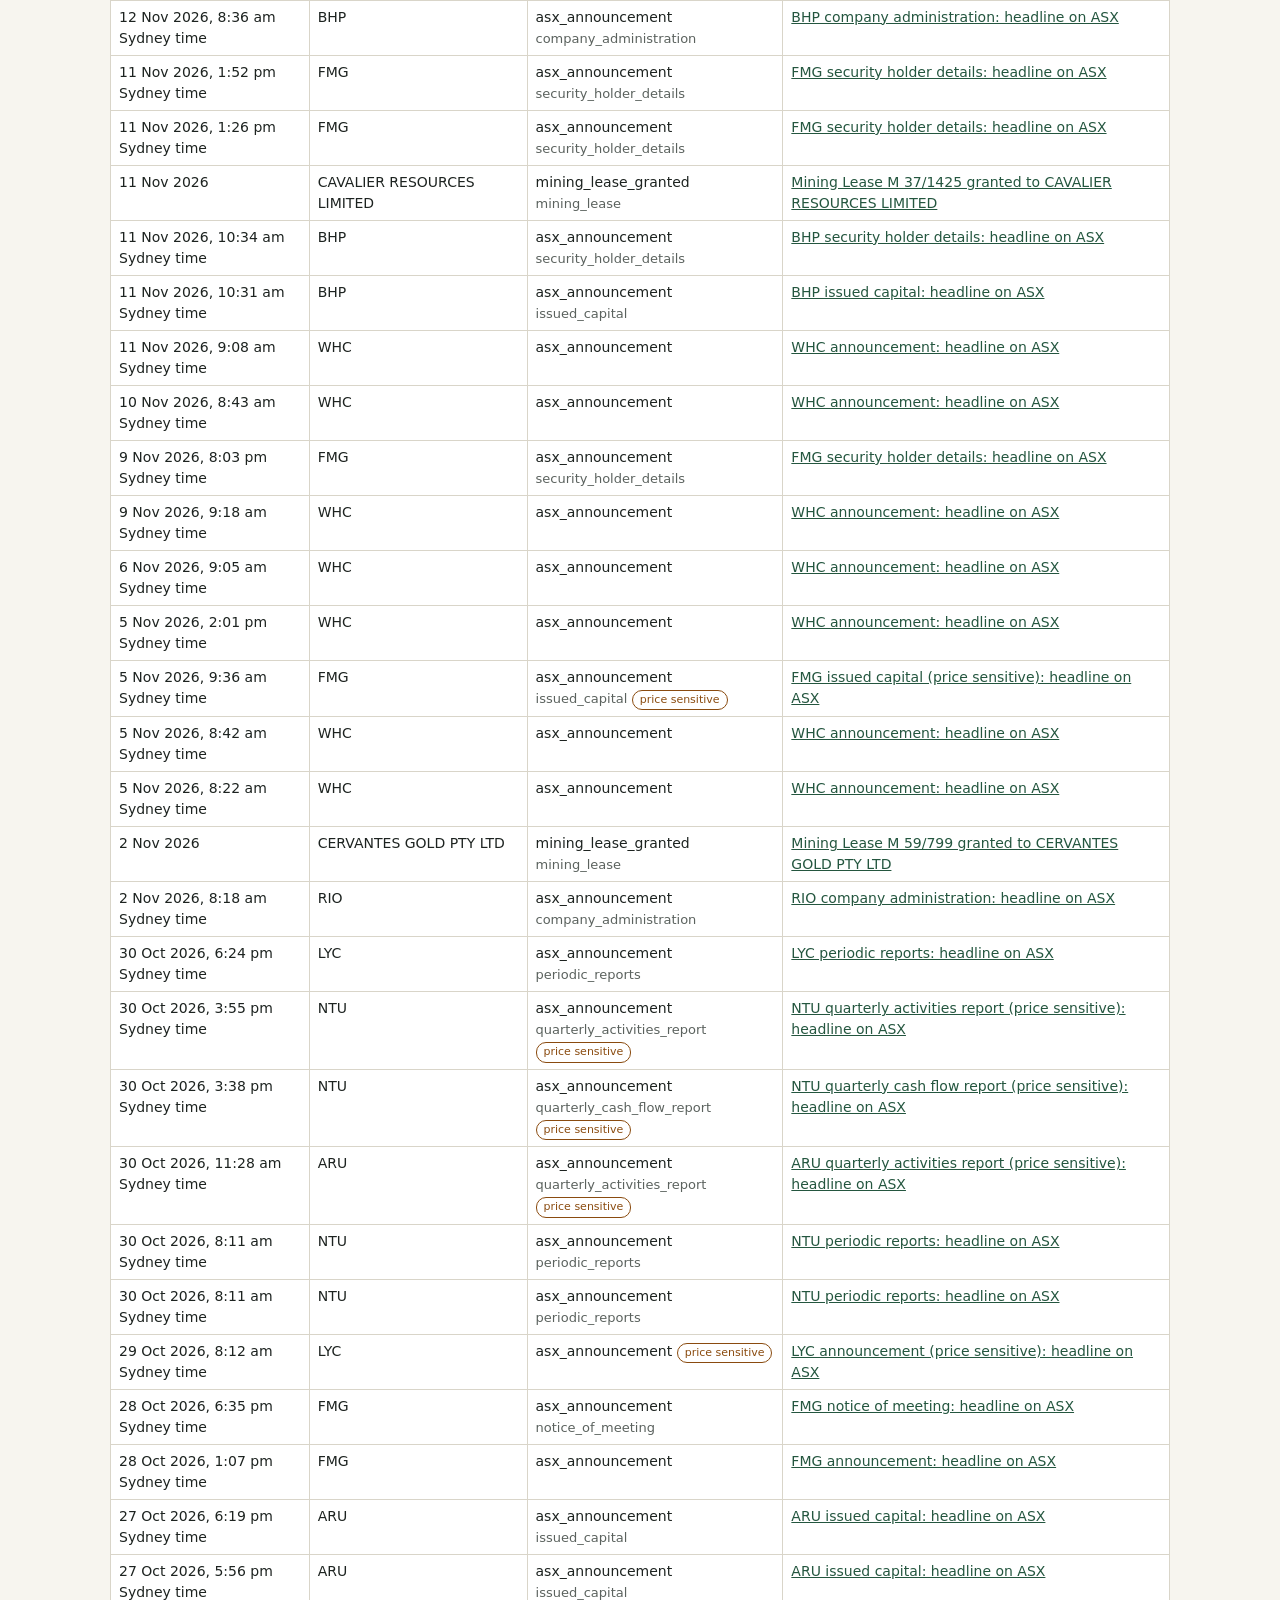
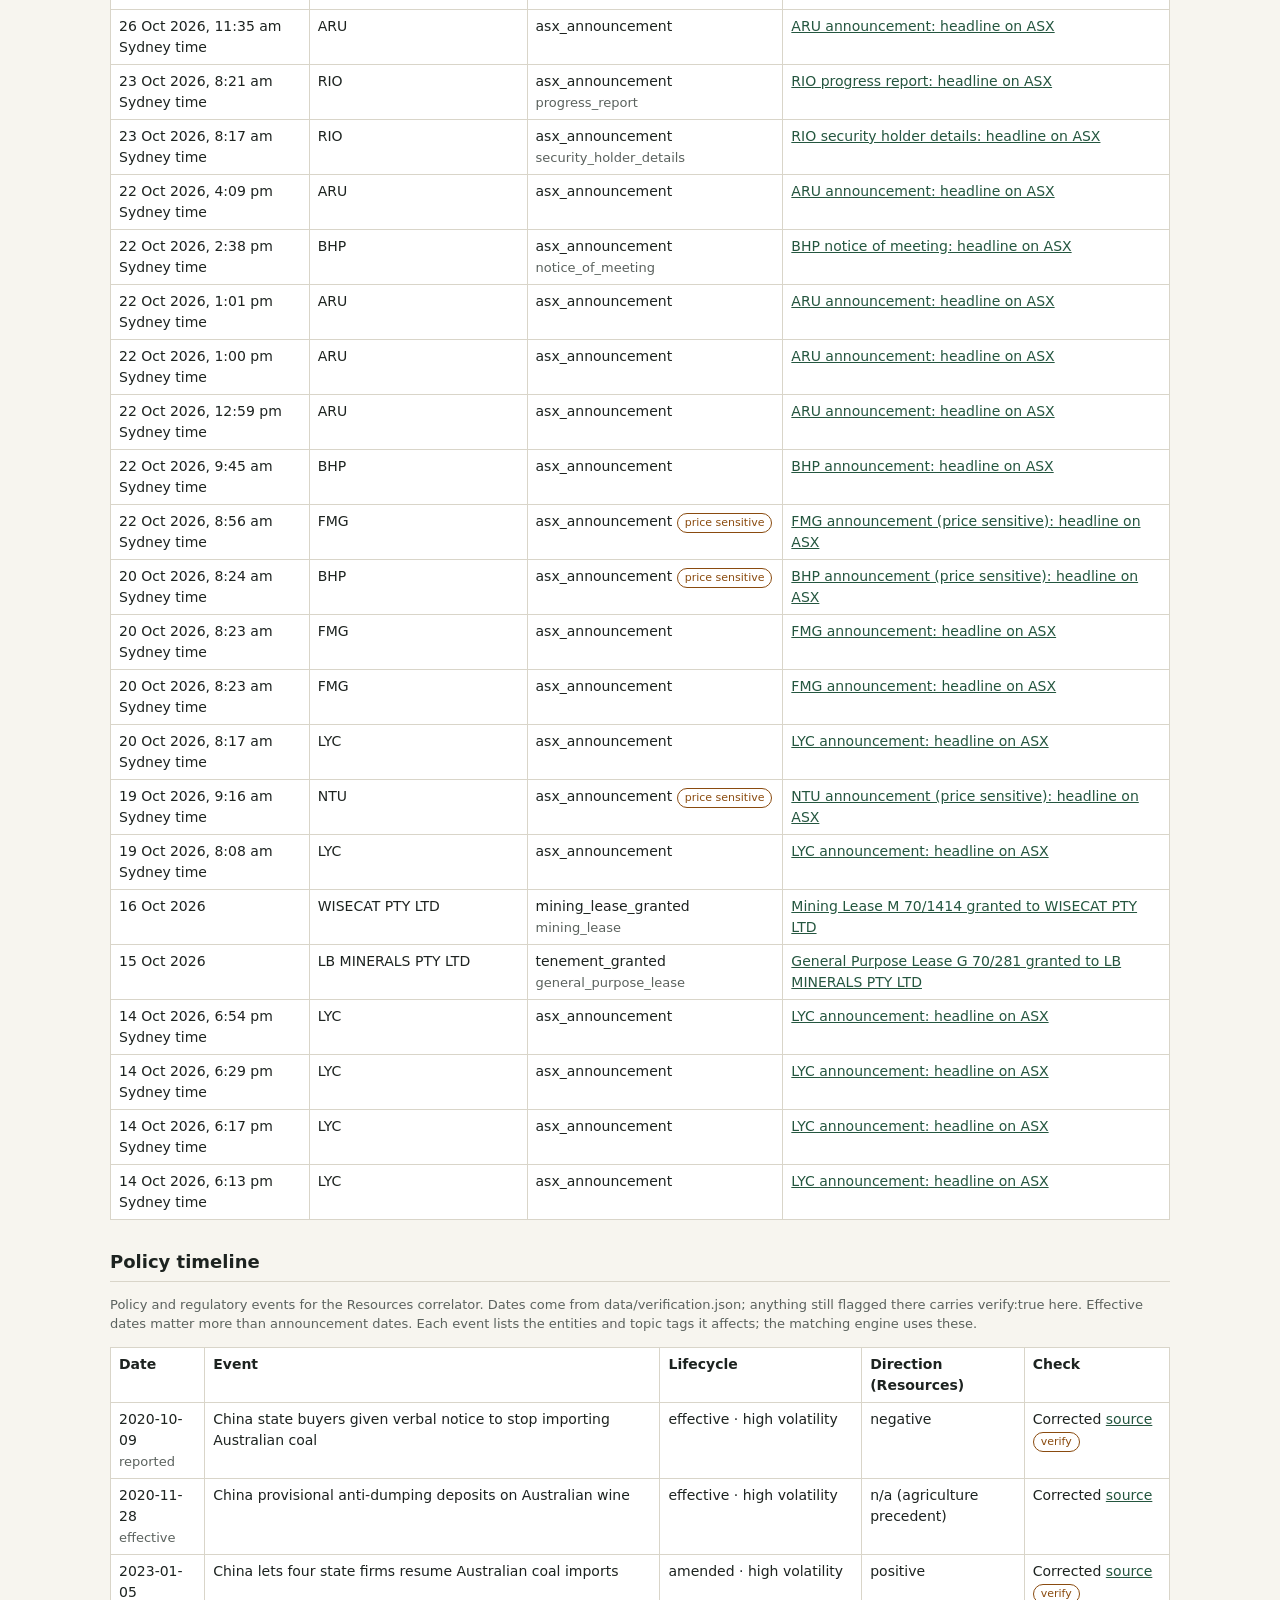
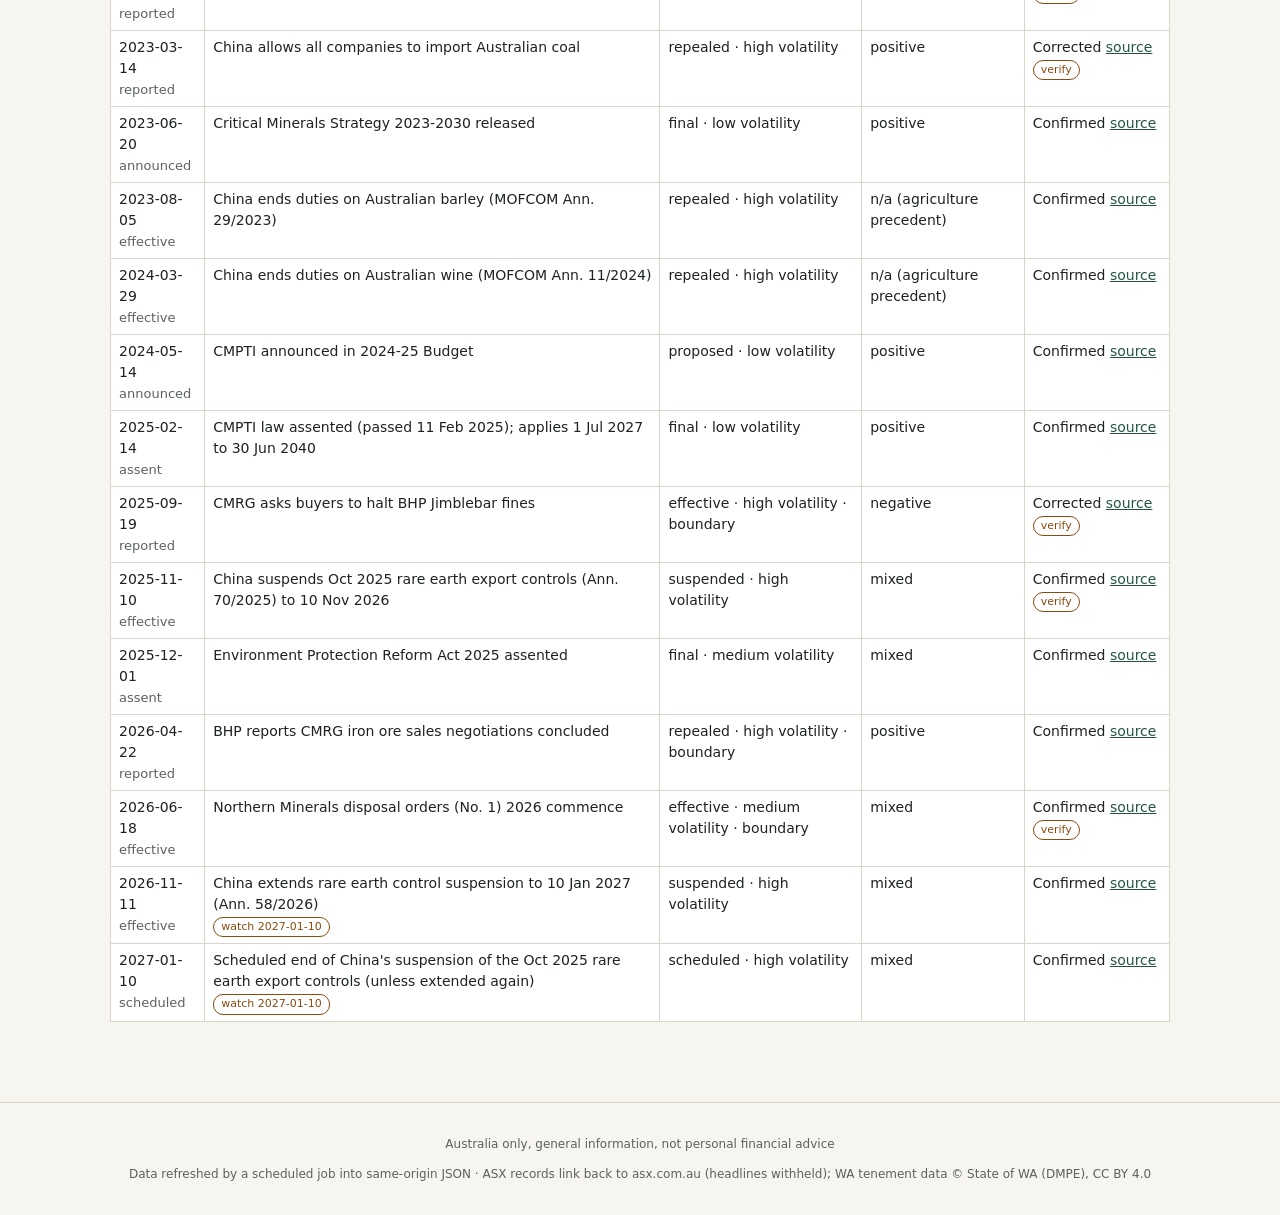
<file: resources/aus-dashboard.html>
<!DOCTYPE html>
<html lang="en-AU">
<head>
<meta charset="utf-8">
<meta name="viewport" content="width=device-width, initial-scale=1">
<meta name="robots" content="noindex, nofollow">
<title>Resources correlator · Time.vilo.au</title>
<meta name="description" content="Australian resources events matched to policy timelines. General information only, not personal financial advice.">
<link rel="stylesheet" href="../css/main.css">
<link rel="stylesheet" href="../css/dash.css">
</head>
<body>
<header>
  <h1>Resources correlator</h1>
  <p class="sub">Australian iron ore, coal and rare earths: company and regulator events alongside the policy timeline</p>
  <nav><a href="../index.html">Overview</a><a href="aus-dashboard.html" class="active">Resources</a><a href="../chips/chip-dashboard.html">Semiconductors</a><a href="../rotation/index.html">Rotation Verification</a></nav>
</header>
<main>
  <p class="meta">Items marked <span class="pill warn">verify</span> still need a human check against the primary source.</p>
  <section id="health"><h2>Feed health</h2><p class="meta">Loading…</p></section>
  <section id="matches"><h2>Matches</h2></section>
  <section id="live"><h2>Latest live records</h2></section>
  <section id="timeline"><h2>Policy timeline</h2></section>
</main>
<footer>
  <p>Australia only, general information, not personal financial advice</p>
  <p>Data refreshed by a scheduled job into same-origin JSON · ASX records link back to asx.com.au (headlines withheld); WA tenement data © State of WA (DMPE), CC BY 4.0</p>
</footer>
<script src="dashboard.js"></script>
</body>
</html>
</file>
<file: css/main.css>
:root {
  --paper: #f7f5ef;
  --ink: #1d2320;
  --muted: #5b625e;
  --line: #d9d5c9;
  --forest: #24563f;
  --accent: #2457a6;
  --warn: #8a4b0f;
  --bad: #8f1d1d;
  --card: #fff;
}
* { box-sizing: border-box; }
body { margin: 0; background: var(--paper); color: var(--ink); font: 15px/1.5 system-ui, -apple-system, "Segoe UI", sans-serif; }
header { background: var(--card); border-bottom: 1px solid var(--line); padding: 16px 28px; }
header h1 { margin: 0; font-size: 22px; }
header .sub { color: var(--muted); margin: 4px 0 0; font-size: 13px; }
nav { display: flex; gap: 18px; margin-top: 12px; flex-wrap: wrap; }
nav a { color: var(--forest); text-decoration: none; font-weight: 500; padding: 4px 0; border-bottom: 2px solid transparent; }
nav a:hover, nav a.active { border-bottom-color: var(--forest); }
main { max-width: 1100px; margin: 0 auto; padding: 28px 20px 80px; }
.card { background: var(--card); border: 1px solid var(--line); border-radius: 8px; padding: 16px 18px; margin: 12px 0; }
.banner { border: 1px solid var(--line); border-left: 4px solid var(--warn); background: #fff; padding: 12px 16px; margin: 16px 0; }
h2 { font-size: 18px; margin: 28px 0 12px; border-bottom: 1px solid var(--line); padding-bottom: 6px; }
.meta { color: var(--muted); font-size: 13px; }
a { color: var(--forest); }
.grid { display: grid; grid-template-columns: repeat(auto-fit, minmax(280px, 1fr)); gap: 16px; }
footer { text-align: center; color: var(--muted); font-size: 12px; padding: 20px; border-top: 1px solid var(--line); }
@media (max-width: 700px) { main { padding: 18px 14px 40px; } header { padding: 12px 16px; } }
</file>
<file: css/status.css>
/* Mobile-first status and audit layout, designed at ~390px. */
body.status-page main,
body.audit-page main {
  max-width: 32rem;
  padding: 16px 16px 48px;
}
body.audit-page main { max-width: 46rem; }
.status-page header h1,
.audit-page header h1 { font-size: 1.35rem; }
.stats {
  display: grid;
  grid-template-columns: 1fr 1fr;
  gap: 10px;
  margin: 12px 0;
}
.stat {
  background: var(--card);
  border: 1px solid var(--line);
  border-radius: 8px;
  padding: 12px 14px;
}
.stat .n { display: block; font-size: 1.7rem; font-weight: 650; line-height: 1.15; color: var(--forest); }
.stat .n.warn { color: var(--warn); }
.stat .lbl { display: block; color: var(--muted); font-size: 13px; margin-top: 2px; }
.feeds { list-style: none; margin: 0; padding: 0; }
.feeds li {
  display: grid;
  grid-template-columns: 1fr auto;
  gap: 4px 10px;
  background: var(--card);
  border: 1px solid var(--line);
  border-radius: 8px;
  padding: 10px 12px;
  margin: 8px 0;
}
.feeds .when { color: var(--muted); font-size: 13px; text-align: right; }
.dates { list-style: none; margin: 0; padding: 0; }
.dates li {
  display: grid;
  grid-template-columns: 5.6rem 1fr;
  gap: 10px;
  padding: 8px 0;
  border-bottom: 1px solid var(--line);
}
.dates .d { color: var(--forest); font-weight: 600; font-size: 13px; }
.tic-block { margin-top: 22px; }
.tic-link {
  display: block;
  text-align: center;
  background: var(--forest);
  color: #fff;
  text-decoration: none;
  font-weight: 600;
  font-size: 1.05rem;
  padding: 14px 16px;
  border-radius: 8px;
}
.tic-link.soon { background: var(--muted); }
.tic-block .meta { margin: 8px 0 0; text-align: center; }
.pill { display: inline-block; font-size: 11px; padding: 1px 7px; border-radius: 10px; border: 1px solid var(--line); }
.pill.ok { color: var(--forest); border-color: var(--forest); }
.pill.warn { color: var(--warn); border-color: var(--warn); }
.pill.bad { color: var(--bad); border-color: var(--bad); }
.audit-tools { display: flex; flex-wrap: wrap; gap: 10px 16px; margin: 8px 0 0; }
.audit-tools a { font-weight: 500; }
.signal-card h3 { margin: 0 0 6px; font-size: 1.02rem; }
.signal-card .why { margin-top: 8px; }
.signal-card details.why > summary {
  cursor: pointer;
  color: var(--forest);
  font-weight: 500;
  list-style: revert;
}
body.status-page, body.audit-page { overflow-x: hidden; }
@media (max-width: 399px) {
  .stats { grid-template-columns: 1fr 1fr; }
  .dates li { grid-template-columns: 5.2rem 1fr; }
}
</file>
<file: css/dash.css>
table { width: 100%; border-collapse: collapse; background: #fff; font-size: 14px; }
th, td { border: 1px solid var(--line); padding: 6px 8px; text-align: left; vertical-align: top; }
.pill { display: inline-block; font-size: 11px; padding: 1px 7px; border-radius: 10px; border: 1px solid var(--line); }
.pill.ok { color: var(--forest); border-color: var(--forest); }
.pill.warn { color: var(--warn); border-color: var(--warn); }
.pill.bad { color: var(--bad); border-color: var(--bad); }
.controls { display: flex; gap: 10px; flex-wrap: wrap; margin: 8px 0; }
details summary { cursor: pointer; color: var(--muted); }
</file>
<file: rotation/styles.css>
@import url("../css/main.css");
body { font-family: "IBM Plex Sans", system-ui, sans-serif; }
h1, h2 { font-family: "Newsreader", Georgia, serif; }
code { font-family: "IBM Plex Mono", monospace; font-size: 12px; }
.band { max-width: 1100px; margin: 0 auto; padding: 0 20px; }
.top { background: #fff; border-bottom: 1px solid var(--line); padding: 16px 20px; max-width: none; }
.head { display: flex; justify-content: space-between; gap: 16px; flex-wrap: wrap; max-width: 1100px; margin: 0 auto; }
.lede { color: var(--muted); margin: 4px 0; }
.tools { display: flex; gap: 8px; align-items: center; }
.tabs { max-width: 1100px; margin: 12px auto 0; }
.btn { background: var(--forest); color: #fff; border: 0; border-radius: 6px; padding: 6px 12px; cursor: pointer; }
.btn.ghost { background: #fff; color: var(--forest); border: 1px solid var(--forest); }
table { width: 100%; border-collapse: collapse; background: #fff; font-size: 14px; }
th, td { border: 1px solid var(--line); padding: 6px 8px; text-align: left; vertical-align: top; }
.q h3 { margin: 0 0 6px; font-size: 15px; }
.q.flag { border-left: 4px solid var(--warn); }
.q textarea { width: 100%; margin-top: 6px; font: inherit; }
.calc { display: flex; gap: 12px; flex-wrap: wrap; align-items: flex-end; }
.calc fieldset { border: 1px solid var(--line); background: #fff; display: grid; gap: 6px; }
.calc input { width: 8em; }
.sr { position: absolute; left: -9999px; }
.foot { text-align: center; color: var(--muted); font-size: 12px; padding: 20px; border-top: 1px solid var(--line); margin-top: 40px; }
</file>
